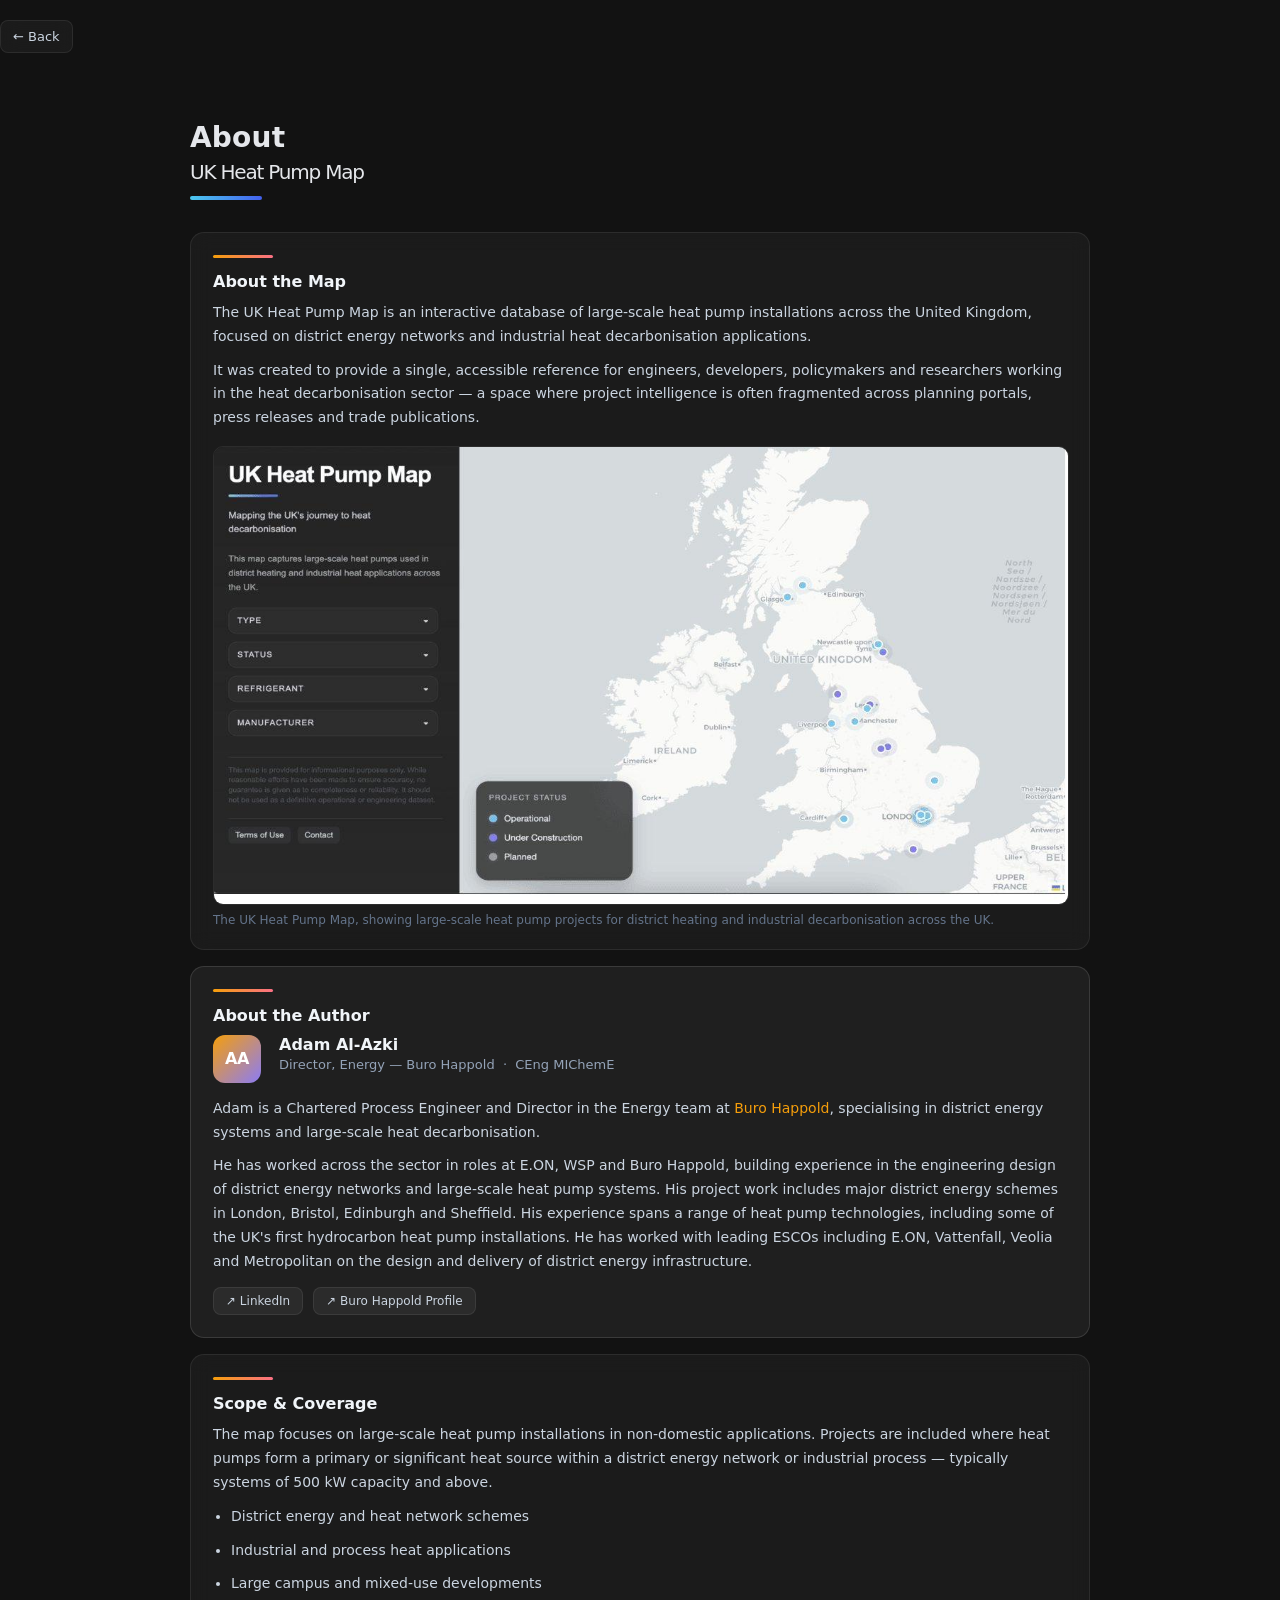
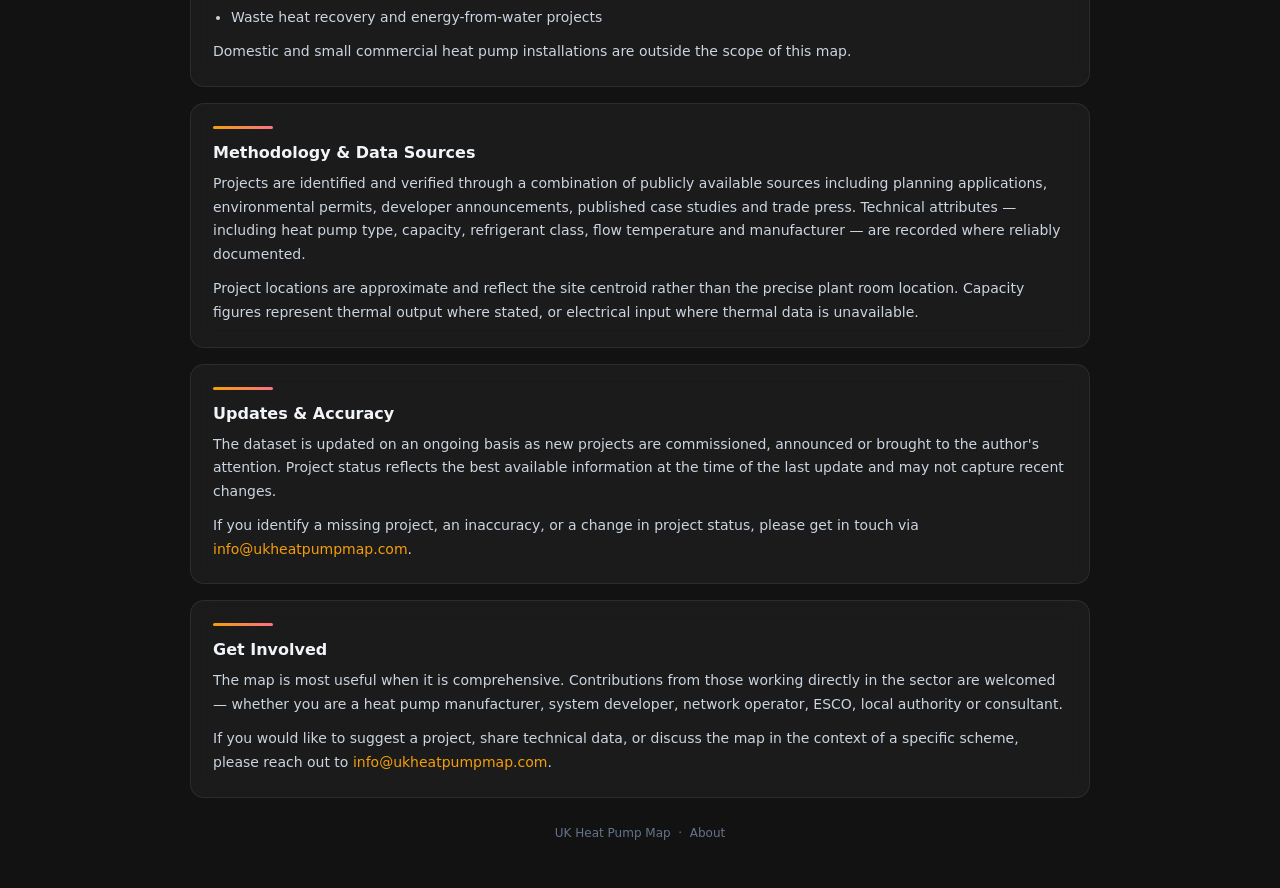
<file: about.html>
<!DOCTYPE html>
<html lang="en">
<head>
  <meta charset="UTF-8" />
  <meta name="viewport" content="width=device-width, initial-scale=1.0"/>
  <title>About | UK Heat Pump Map</title>
  <meta name="description" content="Learn about the UK Heat Pump Map, an interactive resource tracking large-scale heat pump projects for district heating and industrial decarbonisation across the UK." />

  <link rel="icon" type="image/svg+xml" href="favicon.svg">
  <link rel="icon" type="image/png" href="favicon.png">
  <link rel="shortcut icon" href="favicon.png">
  <link rel="apple-touch-icon" href="favicon.png">
  <link rel="canonical" href="https://www.ukheatpumpmap.com/about.html" />
  <meta property="og:title" content="About | UK Heat Pump Map" />
  <meta property="og:description" content="Learn about the UK Heat Pump Map, an interactive resource tracking large-scale heat pump projects for district energy and industrial decarbonisation across the UK." />
  <meta property="og:url" content="https://www.ukheatpumpmap.com/about.html" />
  <meta property="og:type" content="website" />
  <link rel="stylesheet" href="style.css" />

  <script type="application/ld+json">
  {
    "@context": "https://schema.org",
    "@type": "ImageObject",
    "contentUrl": "https://www.ukheatpumpmap.com/uk-heat-pump-map-screenshot.jpg",
    "url": "https://www.ukheatpumpmap.com/uk-heat-pump-map-screenshot.jpg",
    "name": "UK Heat Pump Map screenshot",
    "description": "Interactive map of UK large-scale heat pump projects, showing district heating and industrial decarbonisation installations plotted across the United Kingdom",
    "width": 1204,
    "height": 644,
    "representativeOfPage": true
  }
  </script>

  <style>
    body {
      margin: 0;
      font-family: system-ui, -apple-system, Segoe UI, Roboto, Arial, sans-serif;
      background: #121212;
      color: #e5e7eb;
    }

    .page {
      max-width: 900px;
      margin: 0 auto;
      padding: 48px 24px;
    }

    /* HEADER */
    .header {
      margin-bottom: 32px;
    }

    .title {
      font-size: 28px;
      font-weight: 600;
      letter-spacing: 0.2px;
      margin-bottom: 8px;
    }

    .subtitle {
      font-size: 14px;
      color: #94a3b8;
    }

    /* CARD */
    .card {
      background: rgba(255, 255, 255, 0.04);
      border: 1px solid rgba(255, 255, 255, 0.08);
      border-radius: 14px;
      padding: 22px 22px;
      margin-bottom: 16px;
      backdrop-filter: blur(10px);
      -webkit-backdrop-filter: blur(10px);
    }

    .card h2 {
      font-size: 16px;
      margin: 0 0 10px 0;
      color: #f1f5f9;
      font-weight: 600;
    }

    .card p,
    .card li {
      font-size: 14px;
      line-height: 1.7;
      color: #cbd5e1;
      margin: 0 0 10px 0;
    }

    .card p:last-child { margin-bottom: 0; }

    ul {
      padding-left: 18px;
      margin: 0;
    }

    ul li {
      margin-bottom: 6px;
    }

    /* ACCENT BAR */
    .accent {
      height: 3px;
      width: 60px;
      background: linear-gradient(90deg, #f59e0b, #fb7185);
      border-radius: 999px;
      margin-bottom: 14px;
    }

    /* AUTHOR CARD — slightly elevated */
    .card-author {
      background: rgba(255, 255, 255, 0.06);
      border-color: rgba(255, 255, 255, 0.12);
    }

    .author-meta {
      display: flex;
      align-items: flex-start;
      gap: 18px;
      margin-bottom: 14px;
    }

    .author-initials {
      width: 48px;
      height: 48px;
      border-radius: 12px;
      background: linear-gradient(135deg, #f59e0b, #8b7cf6);
      display: flex;
      align-items: center;
      justify-content: center;
      font-size: 16px;
      font-weight: 700;
      color: #fff;
      flex-shrink: 0;
      letter-spacing: -0.5px;
    }

    .author-info {
      flex: 1;
    }

    .author-name {
      font-size: 16px;
      font-weight: 600;
      color: #f1f5f9;
      margin: 0 0 3px 0;
    }

    .author-role {
      font-size: 13px;
      color: #94a3b8;
      margin: 0;
    }

    .author-links {
      display: flex;
      gap: 10px;
      margin-top: 14px;
      flex-wrap: wrap;
    }

    .author-link {
      display: inline-flex;
      align-items: center;
      gap: 6px;
      font-size: 12px;
      color: #cbd5e1;
      text-decoration: none;
      padding: 6px 12px;
      border-radius: 8px;
      background: rgba(255,255,255,0.05);
      border: 1px solid rgba(255,255,255,0.08);
      transition: all 0.2s ease;
    }

    .author-link:hover {
      background: rgba(245, 158, 11, 0.12);
      color: #f59e0b;
      border-color: rgba(245, 158, 11, 0.25);
      text-decoration: none;
    }

    /* ESCOs ROW */
    .esco-row {
      display: flex;
      flex-wrap: wrap;
      gap: 8px;
      margin-top: 10px;
    }

    .esco-tag {
      font-size: 12px;
      padding: 4px 10px;
      border-radius: 6px;
      background: rgba(255,255,255,0.05);
      border: 1px solid rgba(255,255,255,0.08);
      color: #94a3b8;
    }

    /* MAP SCREENSHOT */
    .map-screenshot {
      margin: 16px 0 0 0;
    }

    .map-screenshot img {
      display: block;
      width: 100%;
      height: auto;
      border-radius: 10px;
      border: 1px solid rgba(255,255,255,0.08);
    }

    .map-screenshot figcaption {
      font-size: 12px;
      color: #64748b;
      margin-top: 8px;
    }

    /* FOOTER */
    .footer {
      margin-top: 28px;
      font-size: 12px;
      color: #64748b;
      text-align: center;
    }

    a {
      color: #f59e0b;
      text-decoration: none;
    }

    a:hover {
      text-decoration: underline;
    }
  </style>
</head>

<body>

  <a href="javascript:history.back()" class="back-button">← Back</a>

  <div class="page">

    <!-- HEADER -->
    <div class="header">
      <div class="title">About</div>
      <h1 class="terms-title">UK Heat Pump Map</h1>
    </div>

    <!-- ABOUT THE MAP -->
    <div class="card">
      <div class="accent"></div>
      <h2>About the Map</h2>
      <p>
        The UK Heat Pump Map is an interactive database of large-scale heat pump installations
        across the United Kingdom, focused on district energy networks and industrial heat
        decarbonisation applications.
      </p>
      <p>
        It was created to provide a single, accessible reference for engineers, developers,
        policymakers and researchers working in the heat decarbonisation sector — a space where
        project intelligence is often fragmented across planning portals, press releases and
        trade publications.
      </p>
      <figure class="map-screenshot">
        <img
          src="uk-heat-pump-map-screenshot.jpg"
          alt="Interactive map of UK large-scale heat pump projects, showing district heating and industrial decarbonisation installations plotted across the United Kingdom"
          width="1204"
          height="644"
          loading="lazy"
        />
        <figcaption>The UK Heat Pump Map, showing large-scale heat pump projects for district heating and industrial decarbonisation across the UK.</figcaption>
      </figure>
    </div>

    <!-- ABOUT THE AUTHOR -->
    <div class="card card-author">
      <div class="accent"></div>
      <h2>About the Author</h2>

      <div class="author-meta">
        <div class="author-initials">AA</div>
        <div class="author-info">
          <div class="author-name">Adam Al-Azki</div>
          <div class="author-role">Director, Energy — Buro Happold &nbsp;·&nbsp; CEng MIChemE</div>
        </div>
      </div>

      <p>
        Adam is a Chartered Process Engineer and Director in the Energy team at
        <a href="https://www.burohappold.com" target="_blank" rel="noopener">Buro Happold</a>,
        specialising in district energy systems and large-scale heat decarbonisation.
      </p>
      <p>
        He has worked across the sector in roles at E.ON, WSP and Buro Happold, building
        experience in the engineering design of district energy networks and large-scale heat
        pump systems. His project work includes major district energy schemes in London, Bristol, Edinburgh
        and Sheffield. His experience spans a range of heat pump technologies, including some of the UK's
        first hydrocarbon heat pump installations. He has worked with leading
        ESCOs including E.ON, Vattenfall, Veolia and Metropolitan on the design and delivery
        of district energy infrastructure.
      </p>

      <div class="author-links">
        <a href="https://www.linkedin.com/in/adam-al-azki-08b24923/" target="_blank" rel="noopener" class="author-link">
          ↗ LinkedIn
        </a>
        <a href="https://www.burohappold.com/people/adam-al-azki/" target="_blank" rel="noopener" class="author-link">
          ↗ Buro Happold Profile
        </a>
      </div>
    </div>

    <!-- SCOPE & COVERAGE -->
    <div class="card">
      <div class="accent"></div>
      <h2>Scope &amp; Coverage</h2>
      <p>
        The map focuses on large-scale heat pump installations in non-domestic applications.
        Projects are included where heat pumps form a primary or significant heat source within
        a district energy network or industrial process — typically systems of 500 kW capacity
        and above.
      </p>
      <ul>
        <li>District energy and heat network schemes</li>
        <li>Industrial and process heat applications</li>
        <li>Large campus and mixed-use developments</li>
        <li>Waste heat recovery and energy-from-water projects</li>
      </ul>
      <p>
        Domestic and small commercial heat pump installations are outside the scope of this map.
      </p>
    </div>

    <!-- METHODOLOGY -->
    <div class="card">
      <div class="accent"></div>
      <h2>Methodology &amp; Data Sources</h2>
      <p>
        Projects are identified and verified through a combination of publicly available sources
        including planning applications, environmental permits, developer announcements, published
        case studies and trade press. Technical attributes — including heat pump type, capacity,
        refrigerant class, flow temperature and manufacturer — are recorded where reliably
        documented.
      </p>
      <p>
        Project locations are approximate and reflect the site centroid rather than the precise
        plant room location. Capacity figures represent thermal output where stated, or electrical
        input where thermal data is unavailable.
      </p>
    </div>

    <!-- UPDATES & ACCURACY -->
    <div class="card">
      <div class="accent"></div>
      <h2>Updates &amp; Accuracy</h2>
      <p>
        The dataset is updated on an ongoing basis as new projects are commissioned, announced
        or brought to the author's attention. Project status reflects the best available
        information at the time of the last update and may not capture recent changes.
      </p>
      <p>
        If you identify a missing project, an inaccuracy, or a change in project status, please
        get in touch via <a href="mailto:info@ukheatpumpmap.com">info@ukheatpumpmap.com</a>.
      </p>
    </div>

    <!-- GET INVOLVED -->
    <div class="card">
      <div class="accent"></div>
      <h2>Get Involved</h2>
      <p>
        The map is most useful when it is comprehensive. Contributions from those working directly
        in the sector are welcomed — whether you are a heat pump manufacturer, system developer,
        network operator, ESCO, local authority or consultant.
      </p>
      <p>
        If you would like to suggest a project, share technical data, or discuss the map in the
        context of a specific scheme, please reach out to
        <a href="mailto:info@ukheatpumpmap.com">info@ukheatpumpmap.com</a>.
      </p>
    </div>

    <div class="footer">
      UK Heat Pump Map &nbsp;·&nbsp; About
    </div>

  </div>

</body>
</html>
</file>
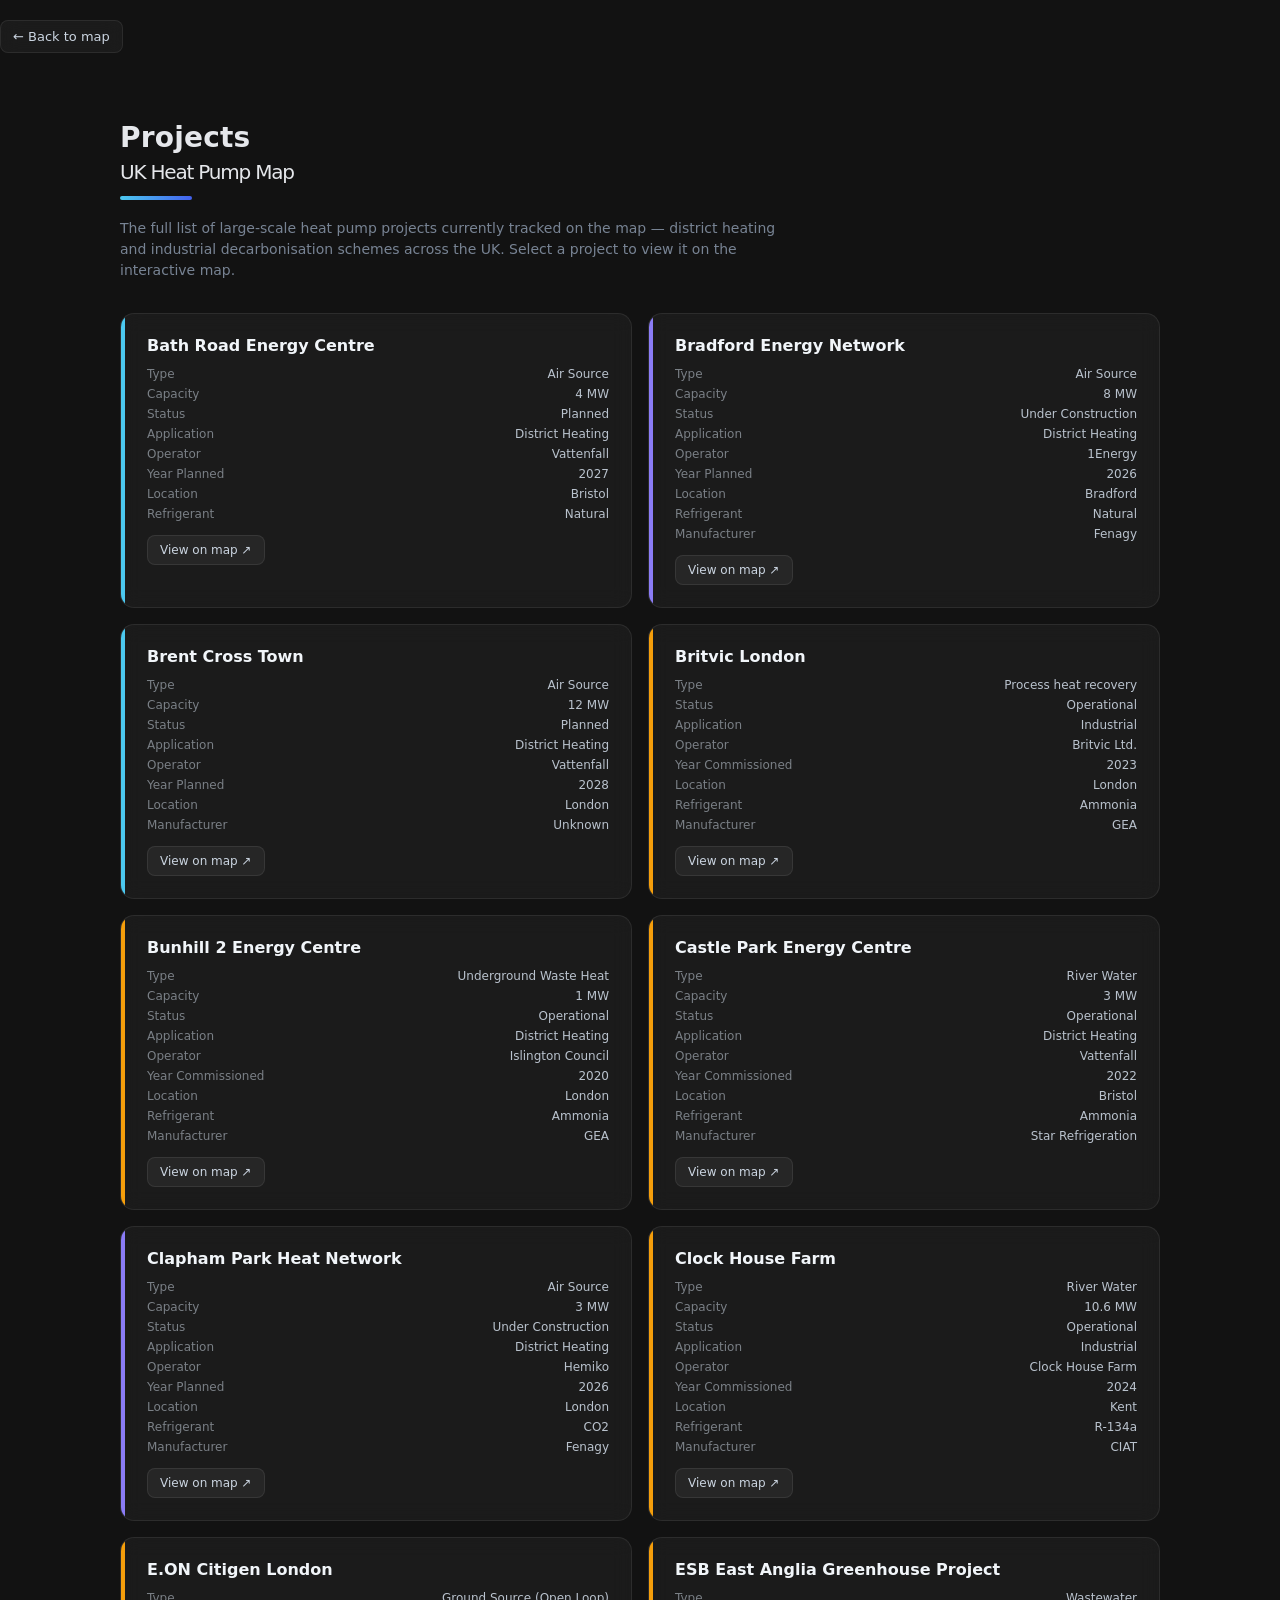
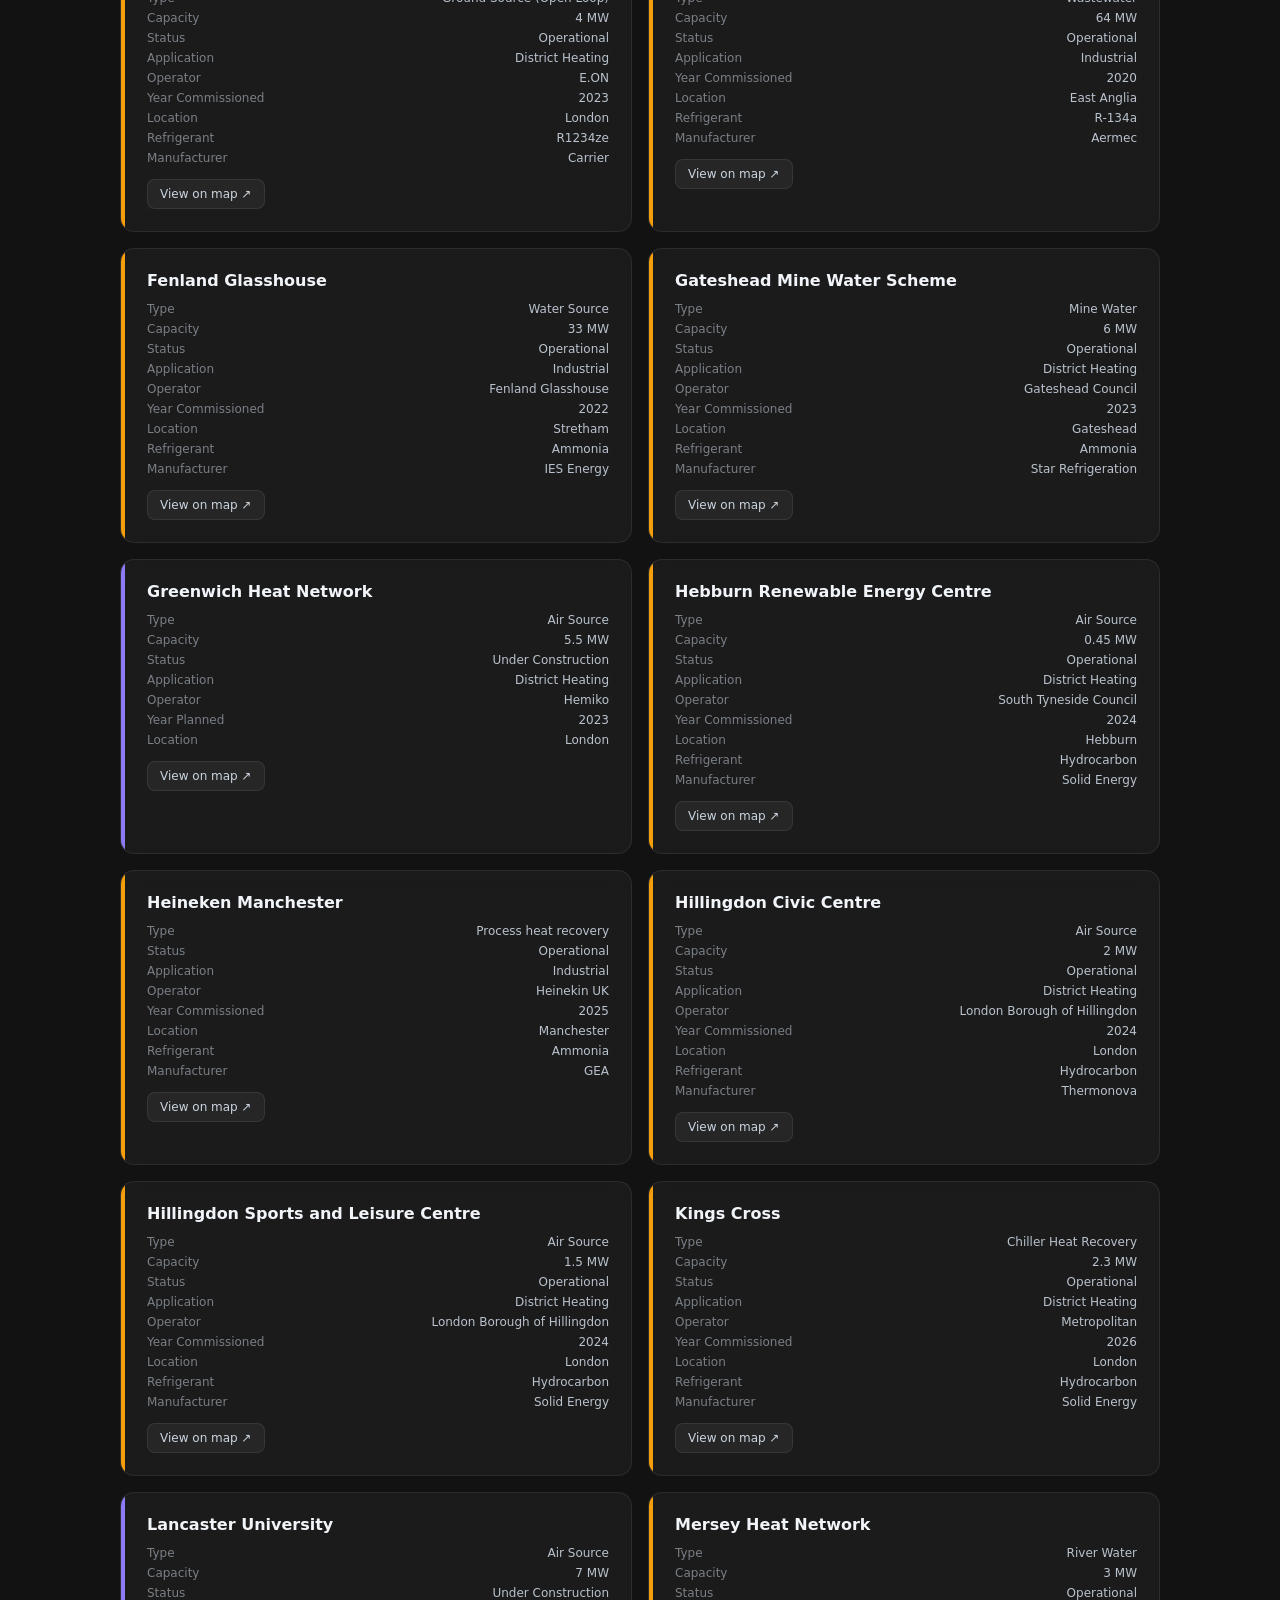
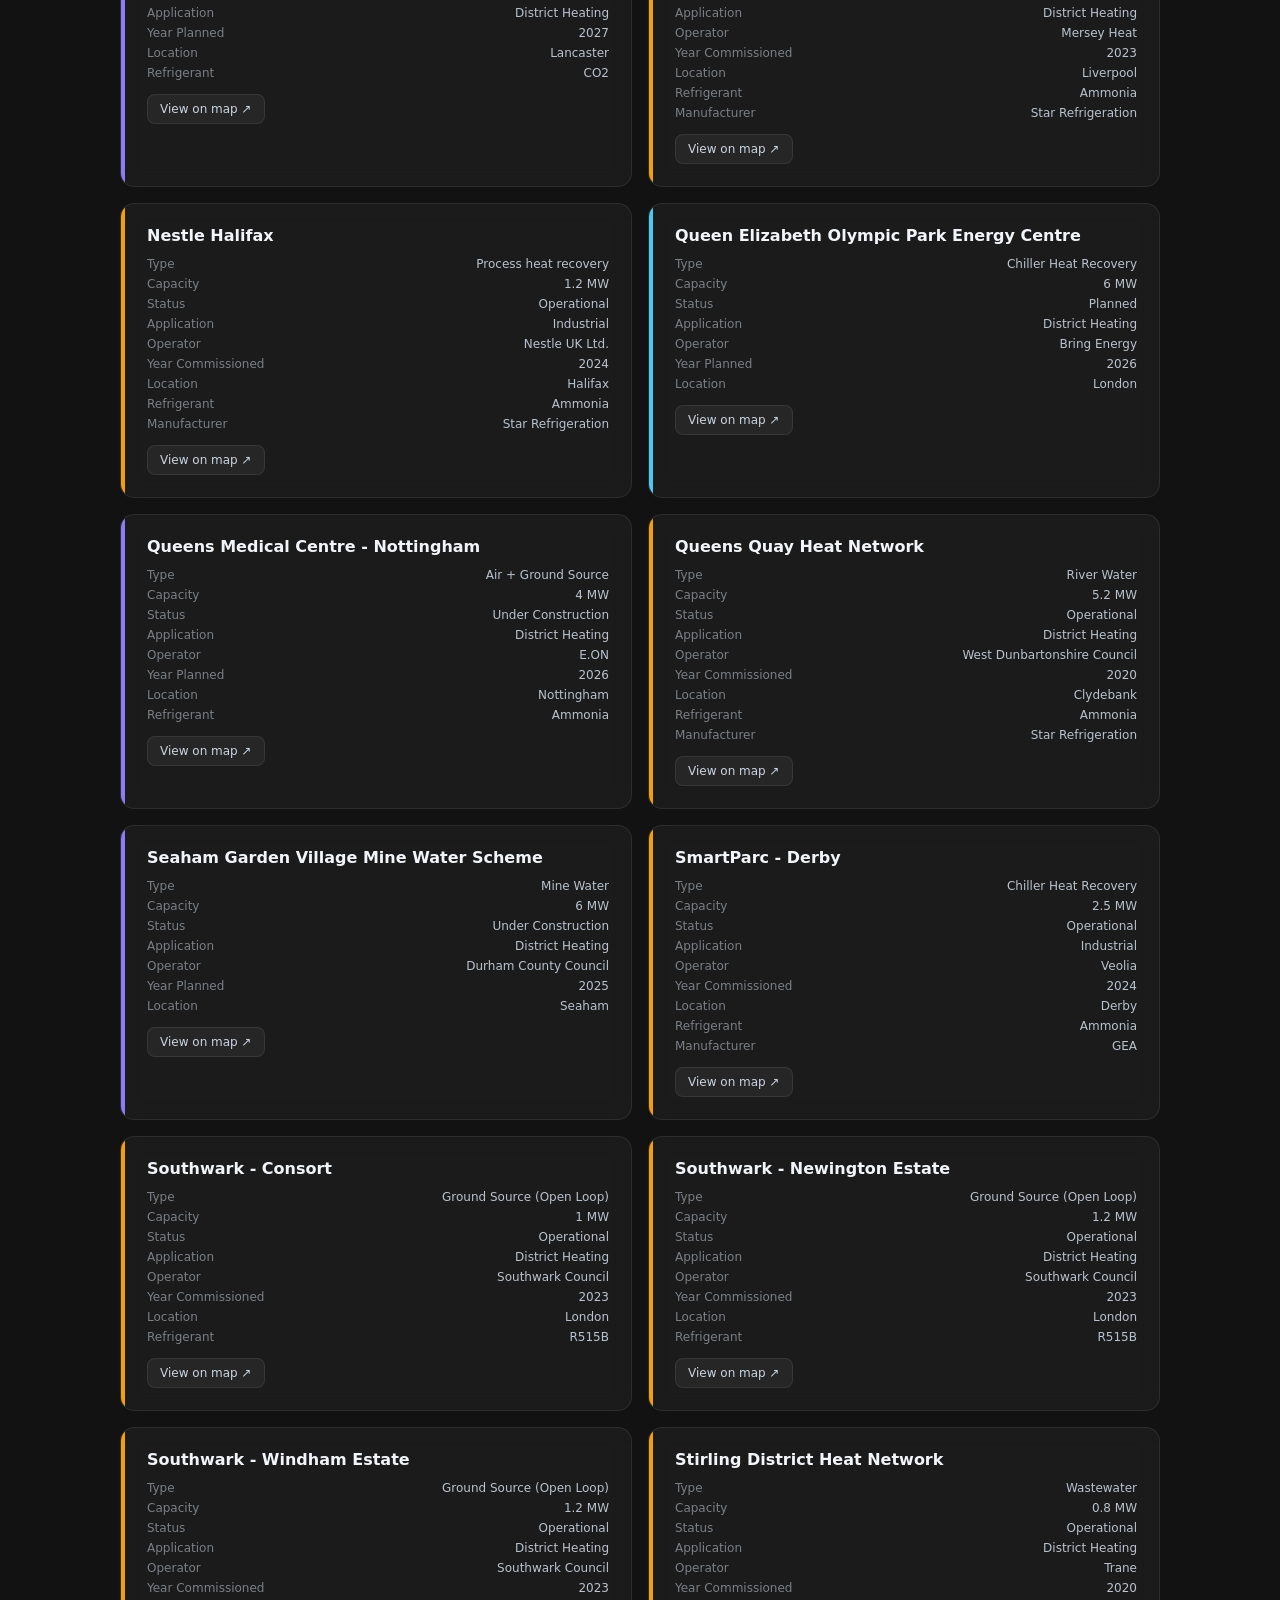
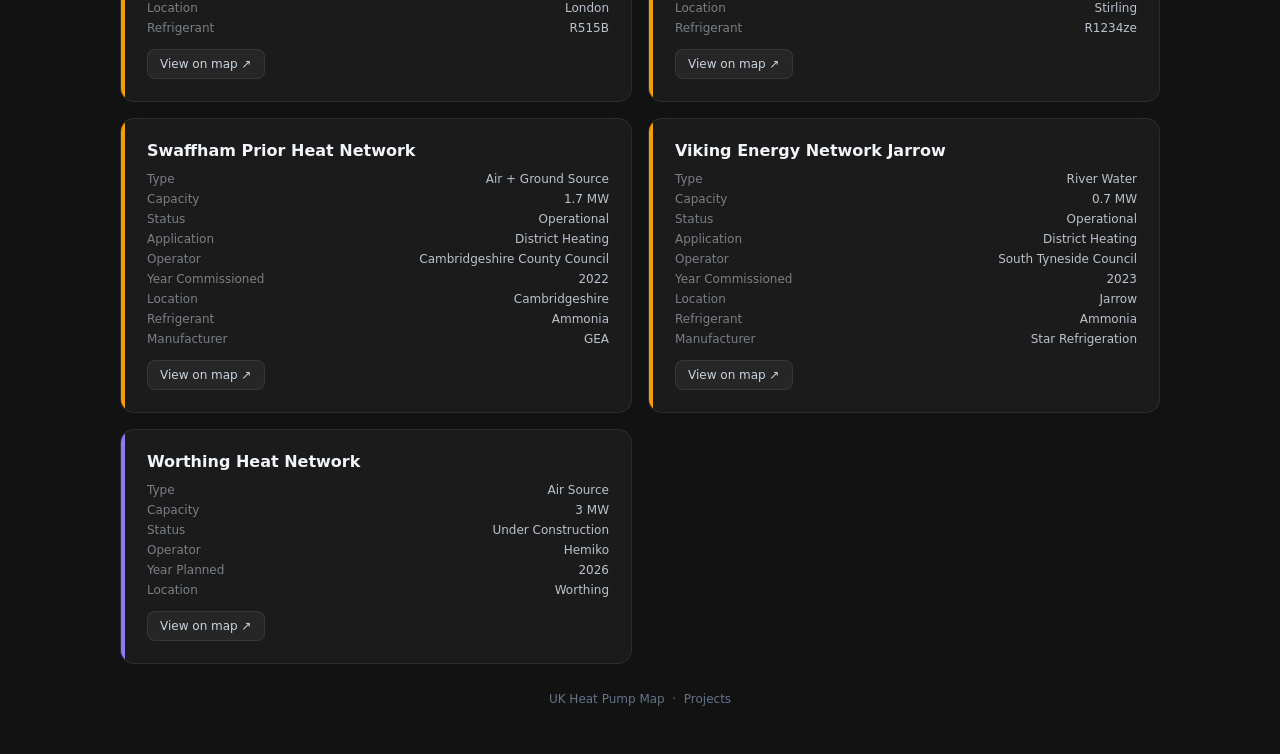
<file: projects.html>
<!DOCTYPE html>
<html lang="en">
<head>
  <meta charset="UTF-8" />
  <meta name="viewport" content="width=device-width, initial-scale=1.0"/>
  <title>Projects | UK Heat Pump Map</title>
  <meta name="description" content="Full list of large-scale heat pump installations tracked by the UK Heat Pump Map, covering district heating and industrial decarbonisation projects across the UK." />

  <link rel="icon" type="image/svg+xml" href="favicon.svg">
  <link rel="icon" type="image/png" href="favicon.png">
  <link rel="shortcut icon" href="favicon.png">
  <link rel="apple-touch-icon" href="favicon.png">
  <link rel="canonical" href="https://www.ukheatpumpmap.com/projects.html" />
  <meta property="og:title" content="Projects | UK Heat Pump Map" />
  <meta property="og:description" content="Full list of large-scale heat pump installations tracked by the UK Heat Pump Map, covering district heating and industrial decarbonisation projects across the UK." />
  <meta property="og:url" content="https://www.ukheatpumpmap.com/projects.html" />
  <meta property="og:type" content="website" />
  <link rel="stylesheet" href="style.css" />

  <!-- Structured data: lets search engines associate individual project names with this page -->
  <script type="application/ld+json">
{
  "@context": "https://schema.org",
  "@type": "ItemList",
  "name": "UK Large-Scale Heat Pump Projects",
  "description": "A list of large-scale heat pump installations across the UK for district heating and industrial decarbonisation, tracked by the UK Heat Pump Map.",
  "numberOfItems": 33,
  "itemListElement": [
    {
      "@type": "ListItem",
      "position": 1,
      "item": {
        "@type": "Place",
        "name": "Bath Road Energy Centre",
        "url": "https://www.ukheatpumpmap.com/?project=bath-road-energy-centre",
        "address": "Bristol",
        "geo": {
          "@type": "GeoCoordinates",
          "latitude": 51.445597,
          "longitude": -2.579524
        }
      }
    },
    {
      "@type": "ListItem",
      "position": 2,
      "item": {
        "@type": "Place",
        "name": "Bradford Energy Network",
        "url": "https://www.ukheatpumpmap.com/?project=bradford-energy-network",
        "address": "Bradford",
        "geo": {
          "@type": "GeoCoordinates",
          "latitude": 53.79521501,
          "longitude": -1.765408825
        }
      }
    },
    {
      "@type": "ListItem",
      "position": 3,
      "item": {
        "@type": "Place",
        "name": "Brent Cross Town",
        "url": "https://www.ukheatpumpmap.com/?project=brent-cross-town",
        "address": "London",
        "geo": {
          "@type": "GeoCoordinates",
          "latitude": 51.571208,
          "longitude": -0.22886
        }
      }
    },
    {
      "@type": "ListItem",
      "position": 4,
      "item": {
        "@type": "Place",
        "name": "Britvic London",
        "url": "https://www.ukheatpumpmap.com/?project=britvic-london",
        "address": "London",
        "geo": {
          "@type": "GeoCoordinates",
          "latitude": 51.51743271,
          "longitude": 0.068946544
        }
      }
    },
    {
      "@type": "ListItem",
      "position": 5,
      "item": {
        "@type": "Place",
        "name": "Bunhill 2 Energy Centre",
        "url": "https://www.ukheatpumpmap.com/?project=bunhill-2-energy-centre",
        "address": "London",
        "geo": {
          "@type": "GeoCoordinates",
          "latitude": 51.52959756,
          "longitude": -0.097737115
        }
      }
    },
    {
      "@type": "ListItem",
      "position": 6,
      "item": {
        "@type": "Place",
        "name": "Castle Park Energy Centre",
        "url": "https://www.ukheatpumpmap.com/?project=castle-park-energy-centre",
        "address": "Bristol",
        "geo": {
          "@type": "GeoCoordinates",
          "latitude": 51.455104,
          "longitude": -2.58796
        }
      }
    },
    {
      "@type": "ListItem",
      "position": 7,
      "item": {
        "@type": "Place",
        "name": "Clapham Park Heat Network",
        "url": "https://www.ukheatpumpmap.com/?project=clapham-park-heat-network",
        "address": "London",
        "geo": {
          "@type": "GeoCoordinates",
          "latitude": 51.44981235,
          "longitude": -0.1345792
        }
      }
    },
    {
      "@type": "ListItem",
      "position": 8,
      "item": {
        "@type": "Place",
        "name": "Clock House Farm",
        "url": "https://www.ukheatpumpmap.com/?project=clock-house-farm",
        "address": "Kent",
        "geo": {
          "@type": "GeoCoordinates",
          "latitude": 51.22886077,
          "longitude": 0.499651257
        }
      }
    },
    {
      "@type": "ListItem",
      "position": 9,
      "item": {
        "@type": "Place",
        "name": "E.ON Citigen London",
        "url": "https://www.ukheatpumpmap.com/?project=e-on-citigen-london",
        "address": "London",
        "geo": {
          "@type": "GeoCoordinates",
          "latitude": 51.51913334,
          "longitude": -0.103893396
        }
      }
    },
    {
      "@type": "ListItem",
      "position": 10,
      "item": {
        "@type": "Place",
        "name": "ESB East Anglia Greenhouse Project",
        "url": "https://www.ukheatpumpmap.com/?project=esb-east-anglia-greenhouse-project",
        "address": "East Anglia",
        "geo": {
          "@type": "GeoCoordinates",
          "latitude": 52.63046665,
          "longitude": 1.294907832
        }
      }
    },
    {
      "@type": "ListItem",
      "position": 11,
      "item": {
        "@type": "Place",
        "name": "Fenland Glasshouse",
        "url": "https://www.ukheatpumpmap.com/?project=fenland-glasshouse",
        "address": "Stretham",
        "geo": {
          "@type": "GeoCoordinates",
          "latitude": 52.32200451,
          "longitude": 0.203083024
        }
      }
    },
    {
      "@type": "ListItem",
      "position": 12,
      "item": {
        "@type": "Place",
        "name": "Gateshead Mine Water Scheme",
        "url": "https://www.ukheatpumpmap.com/?project=gateshead-mine-water-scheme",
        "address": "Gateshead",
        "geo": {
          "@type": "GeoCoordinates",
          "latitude": 54.96459301,
          "longitude": -1.591824329
        }
      }
    },
    {
      "@type": "ListItem",
      "position": 13,
      "item": {
        "@type": "Place",
        "name": "Greenwich Heat Network",
        "url": "https://www.ukheatpumpmap.com/?project=greenwich-heat-network",
        "address": "London",
        "geo": {
          "@type": "GeoCoordinates",
          "latitude": 51.49372504,
          "longitude": 0.007813577
        }
      }
    },
    {
      "@type": "ListItem",
      "position": 14,
      "item": {
        "@type": "Place",
        "name": "Hebburn Renewable Energy Centre",
        "url": "https://www.ukheatpumpmap.com/?project=hebburn-renewable-energy-centre",
        "address": "Hebburn",
        "geo": {
          "@type": "GeoCoordinates",
          "latitude": 54.97219509,
          "longitude": -1.519137802
        }
      }
    },
    {
      "@type": "ListItem",
      "position": 15,
      "item": {
        "@type": "Place",
        "name": "Heineken Manchester",
        "url": "https://www.ukheatpumpmap.com/?project=heineken-manchester",
        "address": "Manchester",
        "geo": {
          "@type": "GeoCoordinates",
          "latitude": 53.46137216,
          "longitude": -2.243025893
        }
      }
    },
    {
      "@type": "ListItem",
      "position": 16,
      "item": {
        "@type": "Place",
        "name": "Hillingdon Civic Centre",
        "url": "https://www.ukheatpumpmap.com/?project=hillingdon-civic-centre",
        "address": "London",
        "geo": {
          "@type": "GeoCoordinates",
          "latitude": 51.54423301,
          "longitude": -0.475993289
        }
      }
    },
    {
      "@type": "ListItem",
      "position": 17,
      "item": {
        "@type": "Place",
        "name": "Hillingdon Sports and Leisure Centre",
        "url": "https://www.ukheatpumpmap.com/?project=hillingdon-sports-and-leisure-centre",
        "address": "London",
        "geo": {
          "@type": "GeoCoordinates",
          "latitude": 51.55146465,
          "longitude": -0.46811698
        }
      }
    },
    {
      "@type": "ListItem",
      "position": 18,
      "item": {
        "@type": "Place",
        "name": "Kings Cross",
        "url": "https://www.ukheatpumpmap.com/?project=kings-cross",
        "address": "London",
        "geo": {
          "@type": "GeoCoordinates",
          "latitude": 51.53849117,
          "longitude": -0.128272102
        }
      }
    },
    {
      "@type": "ListItem",
      "position": 19,
      "item": {
        "@type": "Place",
        "name": "Lancaster University",
        "url": "https://www.ukheatpumpmap.com/?project=lancaster-university",
        "address": "Lancaster",
        "geo": {
          "@type": "GeoCoordinates",
          "latitude": 54.00707674,
          "longitude": -2.782624004
        }
      }
    },
    {
      "@type": "ListItem",
      "position": 20,
      "item": {
        "@type": "Place",
        "name": "Mersey Heat Network",
        "url": "https://www.ukheatpumpmap.com/?project=mersey-heat-network",
        "address": "Liverpool",
        "geo": {
          "@type": "GeoCoordinates",
          "latitude": 53.42103097,
          "longitude": -2.994831478
        }
      }
    },
    {
      "@type": "ListItem",
      "position": 21,
      "item": {
        "@type": "Place",
        "name": "Nestle Halifax",
        "url": "https://www.ukheatpumpmap.com/?project=nestle-halifax",
        "address": "Halifax",
        "geo": {
          "@type": "GeoCoordinates",
          "latitude": 53.72057122,
          "longitude": -1.852277733
        }
      }
    },
    {
      "@type": "ListItem",
      "position": 22,
      "item": {
        "@type": "Place",
        "name": "Queen Elizabeth Olympic Park Energy Centre",
        "url": "https://www.ukheatpumpmap.com/?project=queen-elizabeth-olympic-park-energy-centre",
        "address": "London",
        "geo": {
          "@type": "GeoCoordinates",
          "latitude": 51.54398022,
          "longitude": -0.003607705
        }
      }
    },
    {
      "@type": "ListItem",
      "position": 23,
      "item": {
        "@type": "Place",
        "name": "Queens Medical Centre - Nottingham",
        "url": "https://www.ukheatpumpmap.com/?project=queens-medical-centre-nottingham",
        "address": "Nottingham",
        "geo": {
          "@type": "GeoCoordinates",
          "latitude": 52.94562338,
          "longitude": -1.184614961
        }
      }
    },
    {
      "@type": "ListItem",
      "position": 24,
      "item": {
        "@type": "Place",
        "name": "Queens Quay Heat Network",
        "url": "https://www.ukheatpumpmap.com/?project=queens-quay-heat-network",
        "address": "Clydebank",
        "geo": {
          "@type": "GeoCoordinates",
          "latitude": 55.89933843,
          "longitude": -4.404234812
        }
      }
    },
    {
      "@type": "ListItem",
      "position": 25,
      "item": {
        "@type": "Place",
        "name": "Seaham Garden Village Mine Water Scheme",
        "url": "https://www.ukheatpumpmap.com/?project=seaham-garden-village-mine-water-scheme",
        "address": "Seaham",
        "geo": {
          "@type": "GeoCoordinates",
          "latitude": 54.839,
          "longitude": -1.341
        }
      }
    },
    {
      "@type": "ListItem",
      "position": 26,
      "item": {
        "@type": "Place",
        "name": "SmartParc - Derby",
        "url": "https://www.ukheatpumpmap.com/?project=smartparc-derby",
        "address": "Derby",
        "geo": {
          "@type": "GeoCoordinates",
          "latitude": 52.9048673,
          "longitude": -1.406113872
        }
      }
    },
    {
      "@type": "ListItem",
      "position": 27,
      "item": {
        "@type": "Place",
        "name": "Southwark - Consort",
        "url": "https://www.ukheatpumpmap.com/?project=southwark-consort",
        "address": "London",
        "geo": {
          "@type": "GeoCoordinates",
          "latitude": 51.46593286,
          "longitude": -0.063844717
        }
      }
    },
    {
      "@type": "ListItem",
      "position": 28,
      "item": {
        "@type": "Place",
        "name": "Southwark - Newington Estate",
        "url": "https://www.ukheatpumpmap.com/?project=southwark-newington-estate",
        "address": "London",
        "geo": {
          "@type": "GeoCoordinates",
          "latitude": 51.49137505,
          "longitude": -0.099431161
        }
      }
    },
    {
      "@type": "ListItem",
      "position": 29,
      "item": {
        "@type": "Place",
        "name": "Southwark - Windham Estate",
        "url": "https://www.ukheatpumpmap.com/?project=southwark-windham-estate",
        "address": "London",
        "geo": {
          "@type": "GeoCoordinates",
          "latitude": 51.47897864,
          "longitude": -0.098216122
        }
      }
    },
    {
      "@type": "ListItem",
      "position": 30,
      "item": {
        "@type": "Place",
        "name": "Stirling District Heat Network",
        "url": "https://www.ukheatpumpmap.com/?project=stirling-district-heat-network",
        "address": "Stirling",
        "geo": {
          "@type": "GeoCoordinates",
          "latitude": 56.11923504,
          "longitude": -3.918692776
        }
      }
    },
    {
      "@type": "ListItem",
      "position": 31,
      "item": {
        "@type": "Place",
        "name": "Swaffham Prior Heat Network",
        "url": "https://www.ukheatpumpmap.com/?project=swaffham-prior-heat-network",
        "address": "Cambridgeshire",
        "geo": {
          "@type": "GeoCoordinates",
          "latitude": 52.25125741,
          "longitude": 0.3041671
        }
      }
    },
    {
      "@type": "ListItem",
      "position": 32,
      "item": {
        "@type": "Place",
        "name": "Viking Energy Network Jarrow",
        "url": "https://www.ukheatpumpmap.com/?project=viking-energy-network-jarrow",
        "address": "Jarrow",
        "geo": {
          "@type": "GeoCoordinates",
          "latitude": 54.98578831,
          "longitude": -1.504066535
        }
      }
    },
    {
      "@type": "ListItem",
      "position": 33,
      "item": {
        "@type": "Place",
        "name": "Worthing Heat Network",
        "url": "https://www.ukheatpumpmap.com/?project=worthing-heat-network",
        "address": "Worthing",
        "geo": {
          "@type": "GeoCoordinates",
          "latitude": 50.81264717,
          "longitude": -0.368170648
        }
      }
    }
  ]
}
  </script>

  <style>
    body {
      margin: 0;
      font-family: system-ui, -apple-system, Segoe UI, Roboto, Arial, sans-serif;
      background: #121212;
      color: #e5e7eb;
    }

    .page {
      max-width: 1040px;
      margin: 0 auto;
      padding: 48px 24px;
    }

    .header {
      margin-bottom: 32px;
    }

    .title {
      font-size: 28px;
      font-weight: 600;
      letter-spacing: 0.2px;
      margin-bottom: 8px;
    }

    .subtitle {
      font-size: 14px;
      color: #94a3b8;
      max-width: 680px;
    }

    .project-grid {
      display: grid;
      grid-template-columns: repeat(2, minmax(0, 1fr));
      gap: 16px;
    }

    .card {
      background: rgba(255, 255, 255, 0.04);
      border: 1px solid rgba(255, 255, 255, 0.08);
      border-radius: 14px;
      padding: 22px;
      backdrop-filter: blur(10px);
      -webkit-backdrop-filter: blur(10px);
    }

    .project-card {
      position: relative;
      padding-left: 26px;
      overflow: hidden;
    }

    .project-accent {
      position: absolute;
      left: 0;
      top: 0;
      bottom: 0;
      width: 4px;
    }

    .status-operational { background: #f59e0b; }
    .status-under-construction { background: #8b7cf6; }
    .status-planned { background: #4cc9f0; }
    .status-feasibility { background: #64748b; }

    .card h2 {
      font-size: 16px;
      margin: 0 0 12px 0;
      color: #f1f5f9;
      font-weight: 600;
    }

    .project-meta {
      display: grid;
      gap: 6px;
      font-size: 12px;
      margin-bottom: 14px;
      opacity: 0.9;
    }

    .project-meta div {
      display: flex;
      justify-content: space-between;
      gap: 10px;
      color: #cbd5e1;
    }

    .project-meta span:first-child {
      opacity: 0.6;
    }

    .resource-link {
      display: inline-flex;
      align-items: center;
      gap: 6px;
      font-size: 12px;
      color: #cbd5e1;
      text-decoration: none;
      padding: 7px 12px;
      border-radius: 8px;
      background: rgba(255,255,255,0.05);
      border: 1px solid rgba(255,255,255,0.08);
      transition: all 0.2s ease;
    }

    .resource-link:hover {
      background: rgba(76, 201, 240, 0.12);
      color: #4cc9f0;
      border-color: rgba(76, 201, 240, 0.25);
      text-decoration: none;
    }

    .footer {
      margin-top: 28px;
      font-size: 12px;
      color: #64748b;
      text-align: center;
    }

    a {
      color: #4cc9f0;
      text-decoration: none;
    }

    a:hover {
      text-decoration: underline;
    }

    @media (max-width: 760px) {
      .page {
        padding: 36px 18px;
      }

      .project-grid {
        grid-template-columns: 1fr;
      }
    }
  </style>
</head>

<body>
  <a href="/" class="back-button">← Back to map</a>

  <div class="page">
    <div class="header">
      <div class="title">Projects</div>
      <h1 class="terms-title">UK Heat Pump Map</h1>
      <div class="subtitle">
        The full list of large-scale heat pump projects currently tracked on the map — district heating and industrial decarbonisation schemes across the UK. Select a project to view it on the interactive map.
      </div>
    </div>

    <div class="project-grid">
      <div class="card project-card">
        <div class="project-accent status-planned"></div>
        <h2>Bath Road Energy Centre</h2>
        <div class="project-meta">
          <div><span>Type</span><span>Air Source</span></div>
          <div><span>Capacity</span><span>4 MW</span></div>
          <div><span>Status</span><span>Planned</span></div>
          <div><span>Application</span><span>District Heating</span></div>
          <div><span>Operator</span><span>Vattenfall</span></div>
          <div><span>Year Planned</span><span>2027</span></div>
          <div><span>Location</span><span>Bristol</span></div>
          <div><span>Refrigerant</span><span>Natural</span></div>
        </div>
        <a class="resource-link" href="/?project=bath-road-energy-centre">
          View on map ↗
        </a>
      </div>

      <div class="card project-card">
        <div class="project-accent status-under-construction"></div>
        <h2>Bradford Energy Network</h2>
        <div class="project-meta">
          <div><span>Type</span><span>Air Source</span></div>
          <div><span>Capacity</span><span>8 MW</span></div>
          <div><span>Status</span><span>Under Construction</span></div>
          <div><span>Application</span><span>District Heating</span></div>
          <div><span>Operator</span><span>1Energy</span></div>
          <div><span>Year Planned</span><span>2026</span></div>
          <div><span>Location</span><span>Bradford</span></div>
          <div><span>Refrigerant</span><span>Natural</span></div>
          <div><span>Manufacturer</span><span>Fenagy</span></div>
        </div>
        <a class="resource-link" href="/?project=bradford-energy-network">
          View on map ↗
        </a>
      </div>

      <div class="card project-card">
        <div class="project-accent status-planned"></div>
        <h2>Brent Cross Town</h2>
        <div class="project-meta">
          <div><span>Type</span><span>Air Source</span></div>
          <div><span>Capacity</span><span>12 MW</span></div>
          <div><span>Status</span><span>Planned</span></div>
          <div><span>Application</span><span>District Heating</span></div>
          <div><span>Operator</span><span>Vattenfall</span></div>
          <div><span>Year Planned</span><span>2028</span></div>
          <div><span>Location</span><span>London</span></div>
          <div><span>Manufacturer</span><span>Unknown</span></div>
        </div>
        <a class="resource-link" href="/?project=brent-cross-town">
          View on map ↗
        </a>
      </div>

      <div class="card project-card">
        <div class="project-accent status-operational"></div>
        <h2>Britvic London</h2>
        <div class="project-meta">
          <div><span>Type</span><span>Process heat recovery</span></div>
          <div><span>Status</span><span>Operational</span></div>
          <div><span>Application</span><span>Industrial</span></div>
          <div><span>Operator</span><span>Britvic Ltd.</span></div>
          <div><span>Year Commissioned</span><span>2023</span></div>
          <div><span>Location</span><span>London</span></div>
          <div><span>Refrigerant</span><span>Ammonia</span></div>
          <div><span>Manufacturer</span><span>GEA</span></div>
        </div>
        <a class="resource-link" href="/?project=britvic-london">
          View on map ↗
        </a>
      </div>

      <div class="card project-card">
        <div class="project-accent status-operational"></div>
        <h2>Bunhill 2 Energy Centre</h2>
        <div class="project-meta">
          <div><span>Type</span><span>Underground Waste Heat</span></div>
          <div><span>Capacity</span><span>1 MW</span></div>
          <div><span>Status</span><span>Operational</span></div>
          <div><span>Application</span><span>District Heating</span></div>
          <div><span>Operator</span><span>Islington Council</span></div>
          <div><span>Year Commissioned</span><span>2020</span></div>
          <div><span>Location</span><span>London</span></div>
          <div><span>Refrigerant</span><span>Ammonia</span></div>
          <div><span>Manufacturer</span><span>GEA</span></div>
        </div>
        <a class="resource-link" href="/?project=bunhill-2-energy-centre">
          View on map ↗
        </a>
      </div>

      <div class="card project-card">
        <div class="project-accent status-operational"></div>
        <h2>Castle Park Energy Centre</h2>
        <div class="project-meta">
          <div><span>Type</span><span>River Water</span></div>
          <div><span>Capacity</span><span>3 MW</span></div>
          <div><span>Status</span><span>Operational</span></div>
          <div><span>Application</span><span>District Heating</span></div>
          <div><span>Operator</span><span>Vattenfall</span></div>
          <div><span>Year Commissioned</span><span>2022</span></div>
          <div><span>Location</span><span>Bristol</span></div>
          <div><span>Refrigerant</span><span>Ammonia</span></div>
          <div><span>Manufacturer</span><span>Star Refrigeration</span></div>
        </div>
        <a class="resource-link" href="/?project=castle-park-energy-centre">
          View on map ↗
        </a>
      </div>

      <div class="card project-card">
        <div class="project-accent status-under-construction"></div>
        <h2>Clapham Park Heat Network</h2>
        <div class="project-meta">
          <div><span>Type</span><span>Air Source</span></div>
          <div><span>Capacity</span><span>3 MW</span></div>
          <div><span>Status</span><span>Under Construction</span></div>
          <div><span>Application</span><span>District Heating</span></div>
          <div><span>Operator</span><span>Hemiko</span></div>
          <div><span>Year Planned</span><span>2026</span></div>
          <div><span>Location</span><span>London</span></div>
          <div><span>Refrigerant</span><span>CO2</span></div>
          <div><span>Manufacturer</span><span>Fenagy</span></div>
        </div>
        <a class="resource-link" href="/?project=clapham-park-heat-network">
          View on map ↗
        </a>
      </div>

      <div class="card project-card">
        <div class="project-accent status-operational"></div>
        <h2>Clock House Farm</h2>
        <div class="project-meta">
          <div><span>Type</span><span>River Water</span></div>
          <div><span>Capacity</span><span>10.6 MW</span></div>
          <div><span>Status</span><span>Operational</span></div>
          <div><span>Application</span><span>Industrial</span></div>
          <div><span>Operator</span><span>Clock House Farm</span></div>
          <div><span>Year Commissioned</span><span>2024</span></div>
          <div><span>Location</span><span>Kent</span></div>
          <div><span>Refrigerant</span><span>R-134a</span></div>
          <div><span>Manufacturer</span><span>CIAT</span></div>
        </div>
        <a class="resource-link" href="/?project=clock-house-farm">
          View on map ↗
        </a>
      </div>

      <div class="card project-card">
        <div class="project-accent status-operational"></div>
        <h2>E.ON Citigen London</h2>
        <div class="project-meta">
          <div><span>Type</span><span>Ground Source (Open Loop)</span></div>
          <div><span>Capacity</span><span>4 MW</span></div>
          <div><span>Status</span><span>Operational</span></div>
          <div><span>Application</span><span>District Heating</span></div>
          <div><span>Operator</span><span>E.ON</span></div>
          <div><span>Year Commissioned</span><span>2023</span></div>
          <div><span>Location</span><span>London</span></div>
          <div><span>Refrigerant</span><span>R1234ze</span></div>
          <div><span>Manufacturer</span><span>Carrier</span></div>
        </div>
        <a class="resource-link" href="/?project=e-on-citigen-london">
          View on map ↗
        </a>
      </div>

      <div class="card project-card">
        <div class="project-accent status-operational"></div>
        <h2>ESB East Anglia Greenhouse Project</h2>
        <div class="project-meta">
          <div><span>Type</span><span>Wastewater</span></div>
          <div><span>Capacity</span><span>64 MW</span></div>
          <div><span>Status</span><span>Operational</span></div>
          <div><span>Application</span><span>Industrial</span></div>
          <div><span>Year Commissioned</span><span>2020</span></div>
          <div><span>Location</span><span>East Anglia</span></div>
          <div><span>Refrigerant</span><span>R-134a</span></div>
          <div><span>Manufacturer</span><span>Aermec</span></div>
        </div>
        <a class="resource-link" href="/?project=esb-east-anglia-greenhouse-project">
          View on map ↗
        </a>
      </div>

      <div class="card project-card">
        <div class="project-accent status-operational"></div>
        <h2>Fenland Glasshouse</h2>
        <div class="project-meta">
          <div><span>Type</span><span>Water Source</span></div>
          <div><span>Capacity</span><span>33 MW</span></div>
          <div><span>Status</span><span>Operational</span></div>
          <div><span>Application</span><span>Industrial</span></div>
          <div><span>Operator</span><span>Fenland Glasshouse</span></div>
          <div><span>Year Commissioned</span><span>2022</span></div>
          <div><span>Location</span><span>Stretham</span></div>
          <div><span>Refrigerant</span><span>Ammonia</span></div>
          <div><span>Manufacturer</span><span>IES Energy</span></div>
        </div>
        <a class="resource-link" href="/?project=fenland-glasshouse">
          View on map ↗
        </a>
      </div>

      <div class="card project-card">
        <div class="project-accent status-operational"></div>
        <h2>Gateshead Mine Water Scheme</h2>
        <div class="project-meta">
          <div><span>Type</span><span>Mine Water</span></div>
          <div><span>Capacity</span><span>6 MW</span></div>
          <div><span>Status</span><span>Operational</span></div>
          <div><span>Application</span><span>District Heating</span></div>
          <div><span>Operator</span><span>Gateshead Council</span></div>
          <div><span>Year Commissioned</span><span>2023</span></div>
          <div><span>Location</span><span>Gateshead</span></div>
          <div><span>Refrigerant</span><span>Ammonia</span></div>
          <div><span>Manufacturer</span><span>Star Refrigeration</span></div>
        </div>
        <a class="resource-link" href="/?project=gateshead-mine-water-scheme">
          View on map ↗
        </a>
      </div>

      <div class="card project-card">
        <div class="project-accent status-under-construction"></div>
        <h2>Greenwich Heat Network</h2>
        <div class="project-meta">
          <div><span>Type</span><span>Air Source</span></div>
          <div><span>Capacity</span><span>5.5 MW</span></div>
          <div><span>Status</span><span>Under Construction</span></div>
          <div><span>Application</span><span>District Heating</span></div>
          <div><span>Operator</span><span>Hemiko</span></div>
          <div><span>Year Planned</span><span>2023</span></div>
          <div><span>Location</span><span>London</span></div>
        </div>
        <a class="resource-link" href="/?project=greenwich-heat-network">
          View on map ↗
        </a>
      </div>

      <div class="card project-card">
        <div class="project-accent status-operational"></div>
        <h2>Hebburn Renewable Energy Centre</h2>
        <div class="project-meta">
          <div><span>Type</span><span>Air Source</span></div>
          <div><span>Capacity</span><span>0.45 MW</span></div>
          <div><span>Status</span><span>Operational</span></div>
          <div><span>Application</span><span>District Heating</span></div>
          <div><span>Operator</span><span>South Tyneside Council</span></div>
          <div><span>Year Commissioned</span><span>2024</span></div>
          <div><span>Location</span><span>Hebburn</span></div>
          <div><span>Refrigerant</span><span>Hydrocarbon</span></div>
          <div><span>Manufacturer</span><span>Solid Energy</span></div>
        </div>
        <a class="resource-link" href="/?project=hebburn-renewable-energy-centre">
          View on map ↗
        </a>
      </div>

      <div class="card project-card">
        <div class="project-accent status-operational"></div>
        <h2>Heineken Manchester</h2>
        <div class="project-meta">
          <div><span>Type</span><span>Process heat recovery</span></div>
          <div><span>Status</span><span>Operational</span></div>
          <div><span>Application</span><span>Industrial</span></div>
          <div><span>Operator</span><span>Heinekin UK</span></div>
          <div><span>Year Commissioned</span><span>2025</span></div>
          <div><span>Location</span><span>Manchester</span></div>
          <div><span>Refrigerant</span><span>Ammonia</span></div>
          <div><span>Manufacturer</span><span>GEA</span></div>
        </div>
        <a class="resource-link" href="/?project=heineken-manchester">
          View on map ↗
        </a>
      </div>

      <div class="card project-card">
        <div class="project-accent status-operational"></div>
        <h2>Hillingdon Civic Centre</h2>
        <div class="project-meta">
          <div><span>Type</span><span>Air Source</span></div>
          <div><span>Capacity</span><span>2 MW</span></div>
          <div><span>Status</span><span>Operational</span></div>
          <div><span>Application</span><span>District Heating</span></div>
          <div><span>Operator</span><span>London Borough of Hillingdon</span></div>
          <div><span>Year Commissioned</span><span>2024</span></div>
          <div><span>Location</span><span>London</span></div>
          <div><span>Refrigerant</span><span>Hydrocarbon</span></div>
          <div><span>Manufacturer</span><span>Thermonova</span></div>
        </div>
        <a class="resource-link" href="/?project=hillingdon-civic-centre">
          View on map ↗
        </a>
      </div>

      <div class="card project-card">
        <div class="project-accent status-operational"></div>
        <h2>Hillingdon Sports and Leisure Centre</h2>
        <div class="project-meta">
          <div><span>Type</span><span>Air Source</span></div>
          <div><span>Capacity</span><span>1.5 MW</span></div>
          <div><span>Status</span><span>Operational</span></div>
          <div><span>Application</span><span>District Heating</span></div>
          <div><span>Operator</span><span>London Borough of Hillingdon</span></div>
          <div><span>Year Commissioned</span><span>2024</span></div>
          <div><span>Location</span><span>London</span></div>
          <div><span>Refrigerant</span><span>Hydrocarbon</span></div>
          <div><span>Manufacturer</span><span>Solid Energy</span></div>
        </div>
        <a class="resource-link" href="/?project=hillingdon-sports-and-leisure-centre">
          View on map ↗
        </a>
      </div>

      <div class="card project-card">
        <div class="project-accent status-operational"></div>
        <h2>Kings Cross</h2>
        <div class="project-meta">
          <div><span>Type</span><span>Chiller Heat Recovery</span></div>
          <div><span>Capacity</span><span>2.3 MW</span></div>
          <div><span>Status</span><span>Operational</span></div>
          <div><span>Application</span><span>District Heating</span></div>
          <div><span>Operator</span><span>Metropolitan</span></div>
          <div><span>Year Commissioned</span><span>2026</span></div>
          <div><span>Location</span><span>London</span></div>
          <div><span>Refrigerant</span><span>Hydrocarbon</span></div>
          <div><span>Manufacturer</span><span>Solid Energy</span></div>
        </div>
        <a class="resource-link" href="/?project=kings-cross">
          View on map ↗
        </a>
      </div>

      <div class="card project-card">
        <div class="project-accent status-under-construction"></div>
        <h2>Lancaster University</h2>
        <div class="project-meta">
          <div><span>Type</span><span>Air Source</span></div>
          <div><span>Capacity</span><span>7 MW</span></div>
          <div><span>Status</span><span>Under Construction</span></div>
          <div><span>Application</span><span>District Heating</span></div>
          <div><span>Year Planned</span><span>2027</span></div>
          <div><span>Location</span><span>Lancaster</span></div>
          <div><span>Refrigerant</span><span>CO2</span></div>
        </div>
        <a class="resource-link" href="/?project=lancaster-university">
          View on map ↗
        </a>
      </div>

      <div class="card project-card">
        <div class="project-accent status-operational"></div>
        <h2>Mersey Heat Network</h2>
        <div class="project-meta">
          <div><span>Type</span><span>River Water</span></div>
          <div><span>Capacity</span><span>3 MW</span></div>
          <div><span>Status</span><span>Operational</span></div>
          <div><span>Application</span><span>District Heating</span></div>
          <div><span>Operator</span><span>Mersey Heat</span></div>
          <div><span>Year Commissioned</span><span>2023</span></div>
          <div><span>Location</span><span>Liverpool</span></div>
          <div><span>Refrigerant</span><span>Ammonia</span></div>
          <div><span>Manufacturer</span><span>Star Refrigeration</span></div>
        </div>
        <a class="resource-link" href="/?project=mersey-heat-network">
          View on map ↗
        </a>
      </div>

      <div class="card project-card">
        <div class="project-accent status-operational"></div>
        <h2>Nestle Halifax</h2>
        <div class="project-meta">
          <div><span>Type</span><span>Process heat recovery</span></div>
          <div><span>Capacity</span><span>1.2 MW</span></div>
          <div><span>Status</span><span>Operational</span></div>
          <div><span>Application</span><span>Industrial</span></div>
          <div><span>Operator</span><span>Nestle UK Ltd.</span></div>
          <div><span>Year Commissioned</span><span>2024</span></div>
          <div><span>Location</span><span>Halifax</span></div>
          <div><span>Refrigerant</span><span>Ammonia</span></div>
          <div><span>Manufacturer</span><span>Star Refrigeration</span></div>
        </div>
        <a class="resource-link" href="/?project=nestle-halifax">
          View on map ↗
        </a>
      </div>

      <div class="card project-card">
        <div class="project-accent status-planned"></div>
        <h2>Queen Elizabeth Olympic Park Energy Centre</h2>
        <div class="project-meta">
          <div><span>Type</span><span>Chiller Heat Recovery</span></div>
          <div><span>Capacity</span><span>6 MW</span></div>
          <div><span>Status</span><span>Planned</span></div>
          <div><span>Application</span><span>District Heating</span></div>
          <div><span>Operator</span><span>Bring Energy</span></div>
          <div><span>Year Planned</span><span>2026</span></div>
          <div><span>Location</span><span>London</span></div>
        </div>
        <a class="resource-link" href="/?project=queen-elizabeth-olympic-park-energy-centre">
          View on map ↗
        </a>
      </div>

      <div class="card project-card">
        <div class="project-accent status-under-construction"></div>
        <h2>Queens Medical Centre - Nottingham</h2>
        <div class="project-meta">
          <div><span>Type</span><span>Air + Ground Source</span></div>
          <div><span>Capacity</span><span>4 MW</span></div>
          <div><span>Status</span><span>Under Construction</span></div>
          <div><span>Application</span><span>District Heating</span></div>
          <div><span>Operator</span><span>E.ON</span></div>
          <div><span>Year Planned</span><span>2026</span></div>
          <div><span>Location</span><span>Nottingham</span></div>
          <div><span>Refrigerant</span><span>Ammonia</span></div>
        </div>
        <a class="resource-link" href="/?project=queens-medical-centre-nottingham">
          View on map ↗
        </a>
      </div>

      <div class="card project-card">
        <div class="project-accent status-operational"></div>
        <h2>Queens Quay Heat Network</h2>
        <div class="project-meta">
          <div><span>Type</span><span>River Water</span></div>
          <div><span>Capacity</span><span>5.2 MW</span></div>
          <div><span>Status</span><span>Operational</span></div>
          <div><span>Application</span><span>District Heating</span></div>
          <div><span>Operator</span><span>West Dunbartonshire Council</span></div>
          <div><span>Year Commissioned</span><span>2020</span></div>
          <div><span>Location</span><span>Clydebank</span></div>
          <div><span>Refrigerant</span><span>Ammonia</span></div>
          <div><span>Manufacturer</span><span>Star Refrigeration</span></div>
        </div>
        <a class="resource-link" href="/?project=queens-quay-heat-network">
          View on map ↗
        </a>
      </div>

      <div class="card project-card">
        <div class="project-accent status-under-construction"></div>
        <h2>Seaham Garden Village Mine Water Scheme</h2>
        <div class="project-meta">
          <div><span>Type</span><span>Mine Water</span></div>
          <div><span>Capacity</span><span>6 MW</span></div>
          <div><span>Status</span><span>Under Construction</span></div>
          <div><span>Application</span><span>District Heating</span></div>
          <div><span>Operator</span><span>Durham County Council</span></div>
          <div><span>Year Planned</span><span>2025</span></div>
          <div><span>Location</span><span>Seaham</span></div>
        </div>
        <a class="resource-link" href="/?project=seaham-garden-village-mine-water-scheme">
          View on map ↗
        </a>
      </div>

      <div class="card project-card">
        <div class="project-accent status-operational"></div>
        <h2>SmartParc - Derby</h2>
        <div class="project-meta">
          <div><span>Type</span><span>Chiller Heat Recovery</span></div>
          <div><span>Capacity</span><span>2.5 MW</span></div>
          <div><span>Status</span><span>Operational</span></div>
          <div><span>Application</span><span>Industrial</span></div>
          <div><span>Operator</span><span>Veolia</span></div>
          <div><span>Year Commissioned</span><span>2024</span></div>
          <div><span>Location</span><span>Derby</span></div>
          <div><span>Refrigerant</span><span>Ammonia</span></div>
          <div><span>Manufacturer</span><span>GEA</span></div>
        </div>
        <a class="resource-link" href="/?project=smartparc-derby">
          View on map ↗
        </a>
      </div>

      <div class="card project-card">
        <div class="project-accent status-operational"></div>
        <h2>Southwark - Consort</h2>
        <div class="project-meta">
          <div><span>Type</span><span>Ground Source (Open Loop)</span></div>
          <div><span>Capacity</span><span>1 MW</span></div>
          <div><span>Status</span><span>Operational</span></div>
          <div><span>Application</span><span>District Heating</span></div>
          <div><span>Operator</span><span>Southwark Council</span></div>
          <div><span>Year Commissioned</span><span>2023</span></div>
          <div><span>Location</span><span>London</span></div>
          <div><span>Refrigerant</span><span>R515B</span></div>
        </div>
        <a class="resource-link" href="/?project=southwark-consort">
          View on map ↗
        </a>
      </div>

      <div class="card project-card">
        <div class="project-accent status-operational"></div>
        <h2>Southwark - Newington Estate</h2>
        <div class="project-meta">
          <div><span>Type</span><span>Ground Source (Open Loop)</span></div>
          <div><span>Capacity</span><span>1.2 MW</span></div>
          <div><span>Status</span><span>Operational</span></div>
          <div><span>Application</span><span>District Heating</span></div>
          <div><span>Operator</span><span>Southwark Council</span></div>
          <div><span>Year Commissioned</span><span>2023</span></div>
          <div><span>Location</span><span>London</span></div>
          <div><span>Refrigerant</span><span>R515B</span></div>
        </div>
        <a class="resource-link" href="/?project=southwark-newington-estate">
          View on map ↗
        </a>
      </div>

      <div class="card project-card">
        <div class="project-accent status-operational"></div>
        <h2>Southwark - Windham Estate</h2>
        <div class="project-meta">
          <div><span>Type</span><span>Ground Source (Open Loop)</span></div>
          <div><span>Capacity</span><span>1.2 MW</span></div>
          <div><span>Status</span><span>Operational</span></div>
          <div><span>Application</span><span>District Heating</span></div>
          <div><span>Operator</span><span>Southwark Council</span></div>
          <div><span>Year Commissioned</span><span>2023</span></div>
          <div><span>Location</span><span>London</span></div>
          <div><span>Refrigerant</span><span>R515B</span></div>
        </div>
        <a class="resource-link" href="/?project=southwark-windham-estate">
          View on map ↗
        </a>
      </div>

      <div class="card project-card">
        <div class="project-accent status-operational"></div>
        <h2>Stirling District Heat Network</h2>
        <div class="project-meta">
          <div><span>Type</span><span>Wastewater</span></div>
          <div><span>Capacity</span><span>0.8 MW</span></div>
          <div><span>Status</span><span>Operational</span></div>
          <div><span>Application</span><span>District Heating</span></div>
          <div><span>Operator</span><span>Trane</span></div>
          <div><span>Year Commissioned</span><span>2020</span></div>
          <div><span>Location</span><span>Stirling</span></div>
          <div><span>Refrigerant</span><span>R1234ze</span></div>
        </div>
        <a class="resource-link" href="/?project=stirling-district-heat-network">
          View on map ↗
        </a>
      </div>

      <div class="card project-card">
        <div class="project-accent status-operational"></div>
        <h2>Swaffham Prior Heat Network</h2>
        <div class="project-meta">
          <div><span>Type</span><span>Air + Ground Source</span></div>
          <div><span>Capacity</span><span>1.7 MW</span></div>
          <div><span>Status</span><span>Operational</span></div>
          <div><span>Application</span><span>District Heating</span></div>
          <div><span>Operator</span><span>Cambridgeshire County Council</span></div>
          <div><span>Year Commissioned</span><span>2022</span></div>
          <div><span>Location</span><span>Cambridgeshire</span></div>
          <div><span>Refrigerant</span><span>Ammonia</span></div>
          <div><span>Manufacturer</span><span>GEA</span></div>
        </div>
        <a class="resource-link" href="/?project=swaffham-prior-heat-network">
          View on map ↗
        </a>
      </div>

      <div class="card project-card">
        <div class="project-accent status-operational"></div>
        <h2>Viking Energy Network Jarrow</h2>
        <div class="project-meta">
          <div><span>Type</span><span>River Water</span></div>
          <div><span>Capacity</span><span>0.7 MW</span></div>
          <div><span>Status</span><span>Operational</span></div>
          <div><span>Application</span><span>District Heating</span></div>
          <div><span>Operator</span><span>South Tyneside Council</span></div>
          <div><span>Year Commissioned</span><span>2023</span></div>
          <div><span>Location</span><span>Jarrow</span></div>
          <div><span>Refrigerant</span><span>Ammonia</span></div>
          <div><span>Manufacturer</span><span>Star Refrigeration</span></div>
        </div>
        <a class="resource-link" href="/?project=viking-energy-network-jarrow">
          View on map ↗
        </a>
      </div>

      <div class="card project-card">
        <div class="project-accent status-under-construction"></div>
        <h2>Worthing Heat Network</h2>
        <div class="project-meta">
          <div><span>Type</span><span>Air Source</span></div>
          <div><span>Capacity</span><span>3 MW</span></div>
          <div><span>Status</span><span>Under Construction</span></div>
          <div><span>Operator</span><span>Hemiko</span></div>
          <div><span>Year Planned</span><span>2026</span></div>
          <div><span>Location</span><span>Worthing</span></div>
        </div>
        <a class="resource-link" href="/?project=worthing-heat-network">
          View on map ↗
        </a>
      </div>
    </div>

    <div class="footer">
      UK Heat Pump Map &nbsp;·&nbsp; Projects
    </div>
  </div>
</body>
</html>
</file>
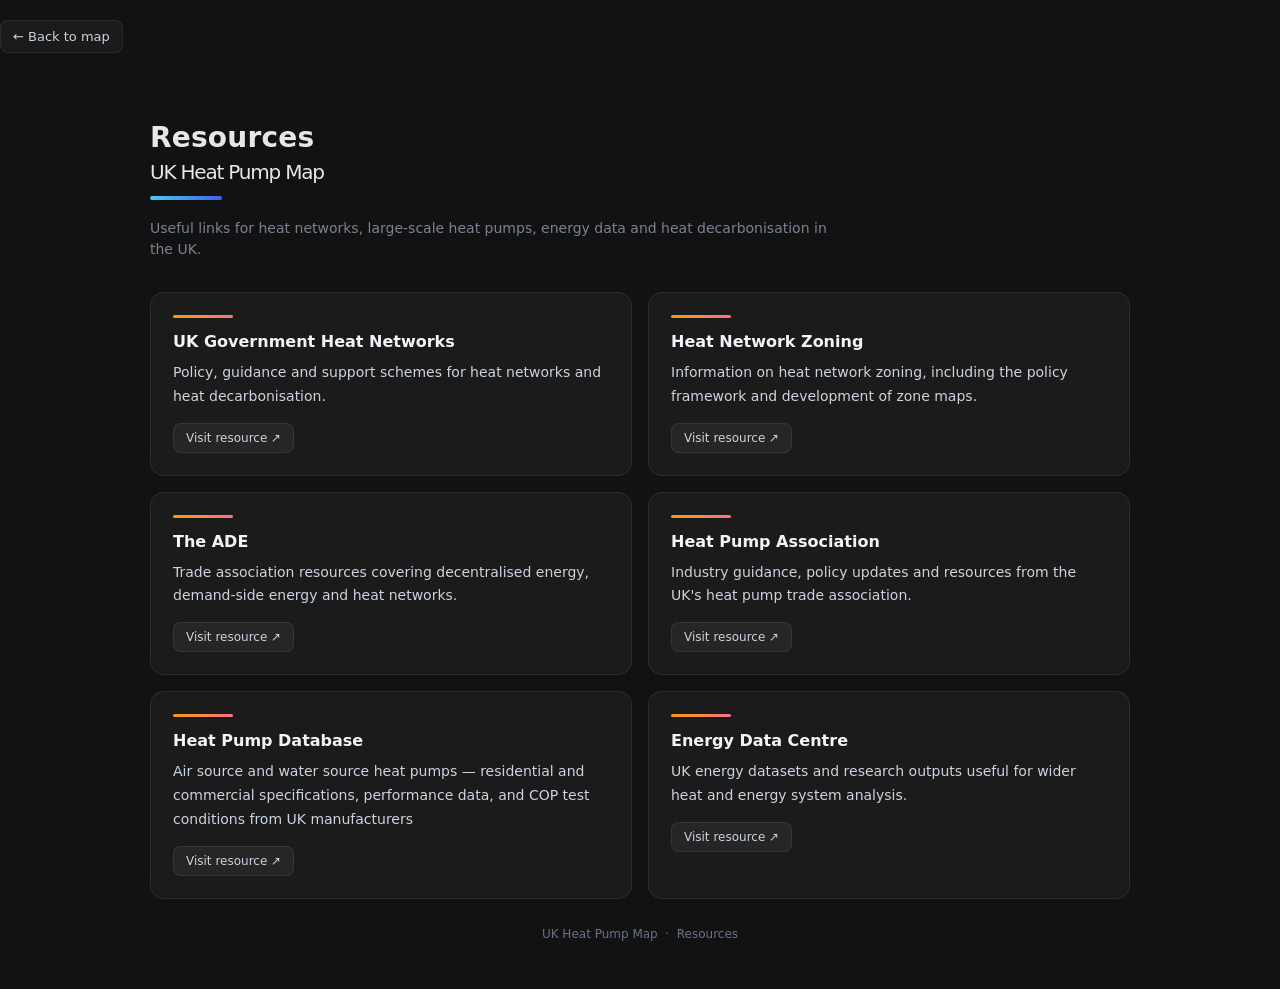
<file: resources.html>
<!DOCTYPE html>
<html lang="en">
<head>
  <meta charset="UTF-8" />
  <meta name="viewport" content="width=device-width, initial-scale=1.0"/>
  <title>Resources | UK Heat Pump Map</title>
  <meta name="description" content="Useful external resources for UK heat networks, large-scale heat pumps, energy data and heat decarbonisation." />

  <link rel="icon" type="image/svg+xml" href="favicon.svg">
  <link rel="icon" type="image/png" href="favicon.png">
  <link rel="shortcut icon" href="favicon.png">
  <link rel="apple-touch-icon" href="favicon.png">
  <link rel="canonical" href="https://www.ukheatpumpmap.com/resources.html" />
  <meta property="og:title" content="Resources | UK Heat Pump Map" />
  <meta property="og:description" content="Useful external resources for UK heat networks, large-scale heat pumps, energy data and heat decarbonisation." />
  <meta property="og:url" content="https://www.ukheatpumpmap.com/resources.html" />
  <meta property="og:type" content="website" />
  <link rel="stylesheet" href="style.css" />

  <style>
    body {
      margin: 0;
      font-family: system-ui, -apple-system, Segoe UI, Roboto, Arial, sans-serif;
      background: #121212;
      color: #e5e7eb;
    }

    .page {
      max-width: 980px;
      margin: 0 auto;
      padding: 48px 24px;
    }

    .header {
      margin-bottom: 32px;
    }

    .title {
      font-size: 28px;
      font-weight: 600;
      letter-spacing: 0.2px;
      margin-bottom: 8px;
    }

    .subtitle {
      font-size: 14px;
      color: #94a3b8;
      max-width: 680px;
    }

    .resource-grid {
      display: grid;
      grid-template-columns: repeat(2, minmax(0, 1fr));
      gap: 16px;
    }

    .card {
      background: rgba(255, 255, 255, 0.04);
      border: 1px solid rgba(255, 255, 255, 0.08);
      border-radius: 14px;
      padding: 22px;
      backdrop-filter: blur(10px);
      -webkit-backdrop-filter: blur(10px);
    }

    .card h2 {
      font-size: 16px;
      margin: 0 0 10px 0;
      color: #f1f5f9;
      font-weight: 600;
    }

    .card p {
      font-size: 14px;
      line-height: 1.7;
      color: #cbd5e1;
      margin: 0 0 14px 0;
    }

    .accent {
      height: 3px;
      width: 60px;
      background: linear-gradient(90deg, #f59e0b, #fb7185);
      border-radius: 999px;
      margin-bottom: 14px;
    }

    .resource-link {
      display: inline-flex;
      align-items: center;
      gap: 6px;
      font-size: 12px;
      color: #cbd5e1;
      text-decoration: none;
      padding: 7px 12px;
      border-radius: 8px;
      background: rgba(255,255,255,0.05);
      border: 1px solid rgba(255,255,255,0.08);
      transition: all 0.2s ease;
    }

    .resource-link:hover {
      background: rgba(76, 201, 240, 0.12);
      color: #4cc9f0;
      border-color: rgba(76, 201, 240, 0.25);
      text-decoration: none;
    }

    .footer {
      margin-top: 28px;
      font-size: 12px;
      color: #64748b;
      text-align: center;
    }

    a {
      color: #4cc9f0;
      text-decoration: none;
    }

    a:hover {
      text-decoration: underline;
    }

    @media (max-width: 760px) {
      .page {
        padding: 36px 18px;
      }

      .resource-grid {
        grid-template-columns: 1fr;
      }
    }
  </style>
</head>

<body>
  <a href="/" class="back-button">← Back to map</a>

  <div class="page">
    <div class="header">
      <div class="title">Resources</div>
      <h1 class="terms-title">UK Heat Pump Map</h1>
      <div class="subtitle">
        Useful links for heat networks, large-scale heat pumps, energy data and heat decarbonisation in the UK.
      </div>
    </div>

    <div class="resource-grid">
      <div class="card">
        <div class="accent"></div>
        <h2>UK Government Heat Networks</h2>
        <p>
          Policy, guidance and support schemes for heat networks and heat decarbonisation.
        </p>
        <a class="resource-link" href="https://www.gov.uk/government/collections/heat-networks" target="_blank" rel="noopener">
          Visit resource ↗
        </a>
      </div>

      <div class="card">
        <div class="accent"></div>
        <h2>Heat Network Zoning</h2>
        <p>
          Information on heat network zoning, including the policy framework and development of zone maps.
        </p>
        <a class="resource-link" href="https://www.gov.uk/government/collections/heat-network-zoning" target="_blank" rel="noopener">
          Visit resource ↗
        </a>
      </div>

      <div class="card">
        <div class="accent"></div>
        <h2>The ADE</h2>
        <p>
          Trade association resources covering decentralised energy, demand-side energy and heat networks.
        </p>
        <a class="resource-link" href="https://www.theade.co.uk/" target="_blank" rel="noopener">
          Visit resource ↗
        </a>
      </div>

      <div class="card">
        <div class="accent"></div>
        <h2>Heat Pump Association</h2>
        <p>
          Industry guidance, policy updates and resources from the UK's heat pump trade association.
        </p>
        <a class="resource-link" href="https://hpauk.org.uk/" target="_blank" rel="noopener">
          Visit resource ↗
        </a>
      </div>

      <div class="card">
        <div class="accent"></div>
        <h2>Heat Pump Database</h2>
        <p>
          Air source and water source heat pumps — residential and commercial specifications, performance data, and COP test conditions from UK manufacturers
        </p>
        <a class="resource-link" href="https://www.heatpumpdatabase.com/" target="_blank" rel="noopener">
          Visit resource ↗
        </a>
      </div>

      <div class="card">
        <div class="accent"></div>
        <h2>Energy Data Centre</h2>
        <p>
          UK energy datasets and research outputs useful for wider heat and energy system analysis.
        </p>
        <a class="resource-link" href="https://ukerc.rl.ac.uk/" target="_blank" rel="noopener">
          Visit resource ↗
        </a>
      </div>
    </div>

    <div class="footer">
      UK Heat Pump Map &nbsp;·&nbsp; Resources
    </div>
  </div>
</body>
</html>
</file>
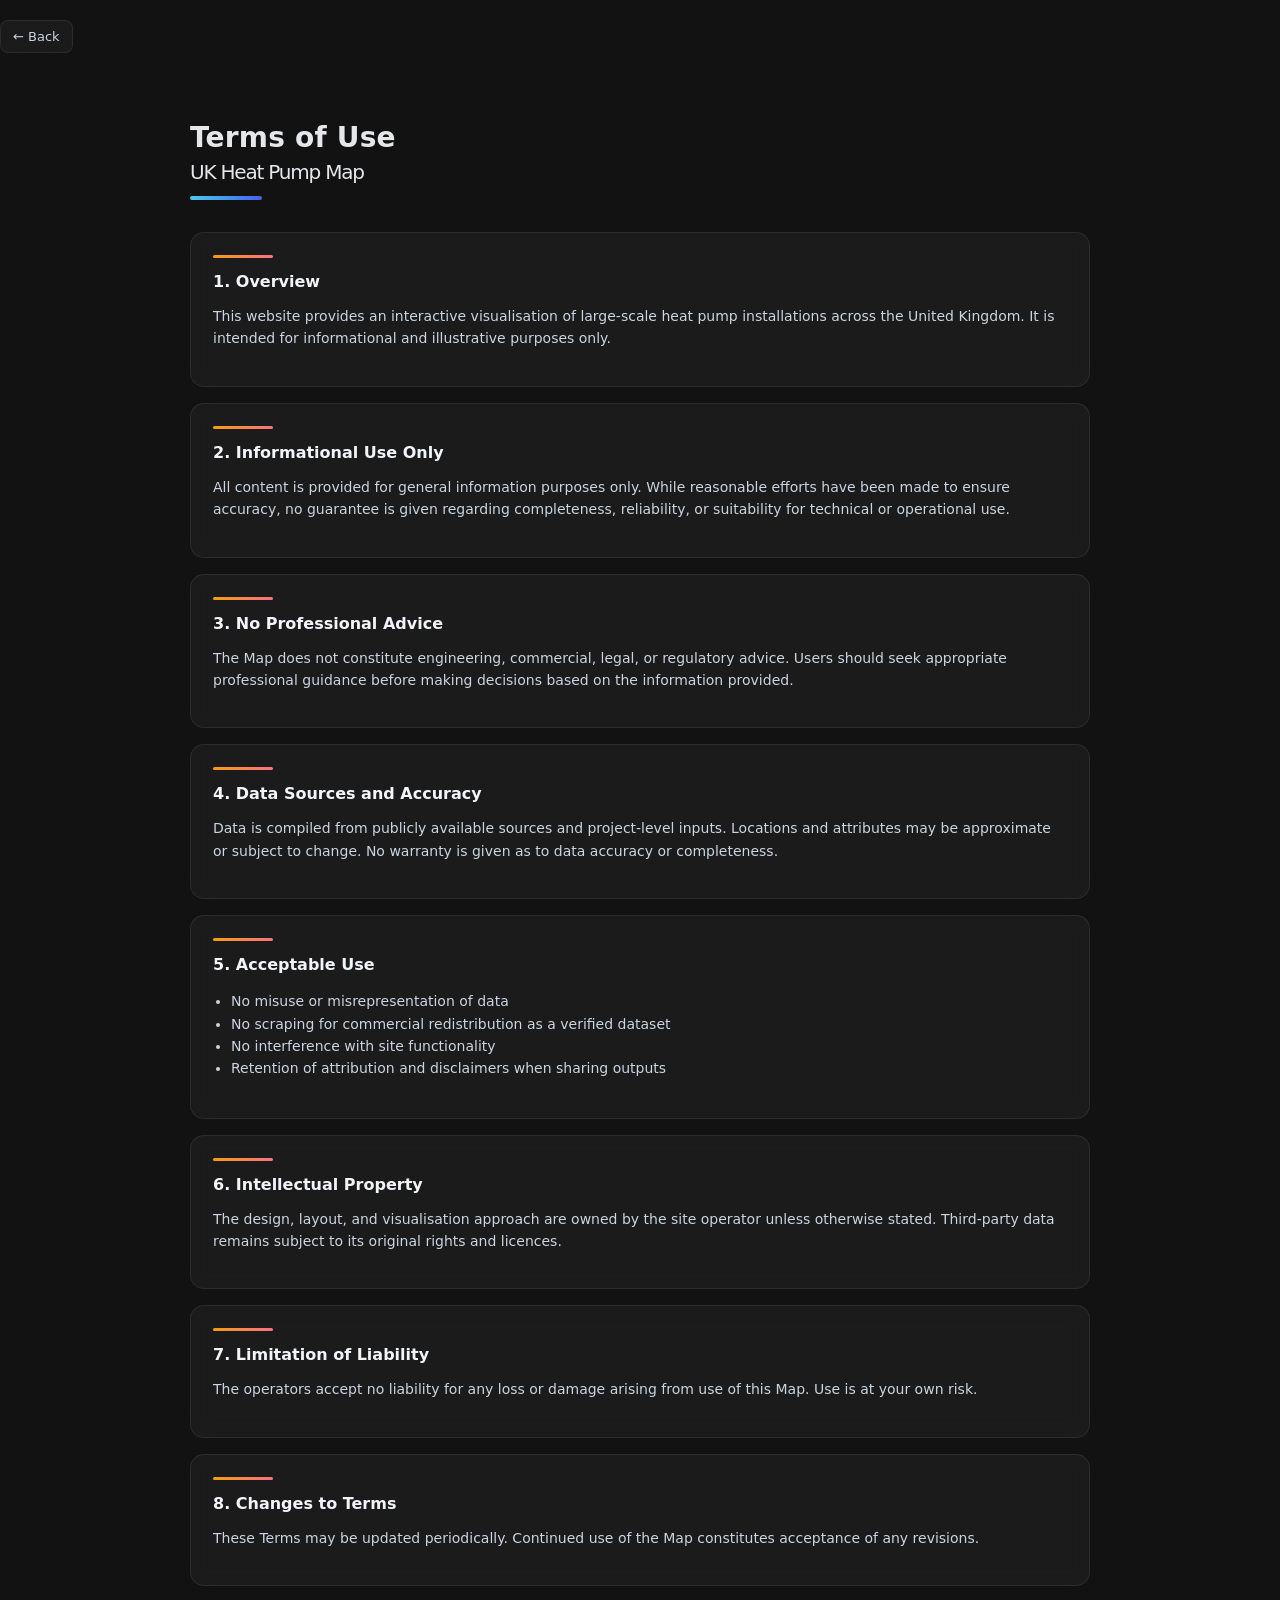
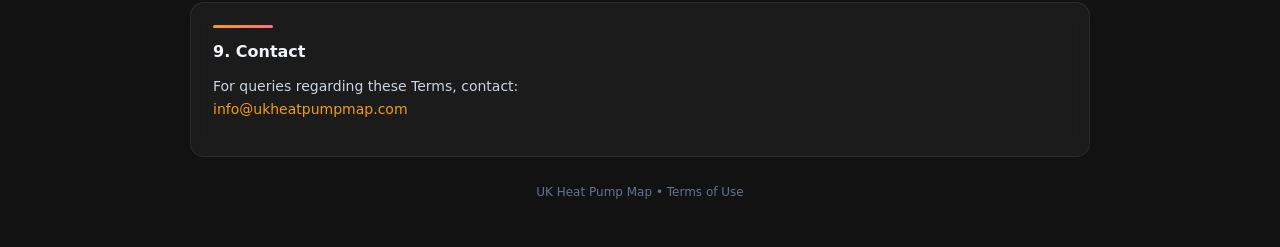
<file: terms.html>
<!DOCTYPE html>
<html lang="en">
<head>
  <meta charset="UTF-8" />
  <meta name="viewport" content="width=device-width, initial-scale=1.0"/>
  <title>Terms of Use | UK Heat Pump Map</title>

  <link rel="icon" type="image/svg+xml" href="favicon.svg">
  <link rel="icon" type="image/png" href="favicon.png">
  <link rel="shortcut icon" href="favicon.png">
  <link rel="apple-touch-icon" href="favicon.png">
  <link rel="canonical" href="https://www.ukheatpumpmap.com/terms.html" />
  <meta name="description" content="Terms of use for the UK Heat Pump Map — an interactive map of large-scale heat pump installations across the UK." />
  <meta property="og:title" content="Terms of Use | UK Heat Pump Map" />
  <meta property="og:description" content="Terms of use for the UK Heat Pump Map." />
  <meta property="og:url" content="https://www.ukheatpumpmap.com/terms.html" />
  <meta property="og:type" content="website" />
  <link rel="stylesheet" href="style.css" />

  <style>
    body {
      margin: 0;
      font-family: system-ui, -apple-system, Segoe UI, Roboto, Arial, sans-serif;
      background: #121212;
      color: #e5e7eb;
    }

    .page {
      max-width: 900px;
      margin: 0 auto;
      padding: 48px 24px;
    }

    /* HEADER */
    .header {
      margin-bottom: 32px;
    }

    .title {
      font-size: 28px;
      font-weight: 600;
      letter-spacing: 0.2px;
      margin-bottom: 8px;
    }

    .subtitle {
      font-size: 14px;
      color: #94a3b8;
    }

    /* CARD STYLE (matches your UI glass feel) */
    .card {
      background: rgba(255, 255, 255, 0.04);
      border: 1px solid rgba(255, 255, 255, 0.08);
      border-radius: 14px;
      padding: 22px 22px;
      margin-bottom: 16px;
      backdrop-filter: blur(10px);
      -webkit-backdrop-filter: blur(10px);
    }

    .card h2 {
      font-size: 16px;
      margin: 0 0 10px 0;
      color: #f1f5f9;
      font-weight: 600;
    }

    .card p,
    .card li {
      font-size: 14px;
      line-height: 1.6;
      color: #cbd5e1;
    }

    ul {
      padding-left: 18px;
    }

    /* ACCENT BAR (matches your marker aesthetic) */
    .accent {
      height: 3px;
      width: 60px;
      background: linear-gradient(90deg, #f59e0b, #fb7185);
      border-radius: 999px;
      margin-bottom: 14px;
    }

    /* FOOTER NOTE */
    .footer {
      margin-top: 28px;
      font-size: 12px;
      color: #64748b;
      text-align: center;
    }

    a {
      color: #f59e0b;
      text-decoration: none;
    }

    a:hover {
      text-decoration: underline;
    }
  </style>
</head>

<body>
<a href="javascript:history.back()" class="back-button">
  ← Back
</a>
  <div class="page">

    <!-- HEADER -->
    <div class="header">
      <div class="title">Terms of Use</div>
      <h1 class="terms-title">UK Heat Pump Map</h1>
    </div>

    <!-- SECTION -->
    <div class="card">
      <div class="accent"></div>
      <h2>1. Overview</h2>
      <p>
        This website provides an interactive visualisation of large-scale heat pump installations across the United Kingdom.
        It is intended for informational and illustrative purposes only.
      </p>
    </div>

    <div class="card">
      <div class="accent"></div>
      <h2>2. Informational Use Only</h2>
      <p>
        All content is provided for general information purposes only. While reasonable efforts have been made to ensure accuracy,
        no guarantee is given regarding completeness, reliability, or suitability for technical or operational use.
      </p>
    </div>

    <div class="card">
      <div class="accent"></div>
      <h2>3. No Professional Advice</h2>
      <p>
        The Map does not constitute engineering, commercial, legal, or regulatory advice. Users should seek appropriate professional
        guidance before making decisions based on the information provided.
      </p>
    </div>

    <div class="card">
      <div class="accent"></div>
      <h2>4. Data Sources and Accuracy</h2>
      <p>
        Data is compiled from publicly available sources and project-level inputs. Locations and attributes may be approximate or subject to change.
        No warranty is given as to data accuracy or completeness.
      </p>
    </div>

    <div class="card">
      <div class="accent"></div>
      <h2>5. Acceptable Use</h2>
      <ul>
        <li>No misuse or misrepresentation of data</li>
        <li>No scraping for commercial redistribution as a verified dataset</li>
        <li>No interference with site functionality</li>
        <li>Retention of attribution and disclaimers when sharing outputs</li>
      </ul>
    </div>

    <div class="card">
      <div class="accent"></div>
      <h2>6. Intellectual Property</h2>
      <p>
        The design, layout, and visualisation approach are owned by the site operator unless otherwise stated.
        Third-party data remains subject to its original rights and licences.
      </p>
    </div>

    <div class="card">
      <div class="accent"></div>
      <h2>7. Limitation of Liability</h2>
      <p>
        The operators accept no liability for any loss or damage arising from use of this Map. Use is at your own risk.
      </p>
    </div>

    <div class="card">
      <div class="accent"></div>
      <h2>8. Changes to Terms</h2>
      <p>
        These Terms may be updated periodically. Continued use of the Map constitutes acceptance of any revisions.
      </p>
    </div>

    <div class="card">
      <div class="accent"></div>
      <h2>9. Contact</h2>
      <p>
        For queries regarding these Terms, contact:
        <br/>
        <a href="mailto:info@ukheatpumpmap.com">info@ukheatpumpmap.com</a>
      </p>
    </div>

    <div class="footer">
      UK Heat Pump Map • Terms of Use
    </div>

  </div>

</body>
</html>
</file>
<file: style.css>
html, body {
  margin: 0;
  height: 100%;
  font-family: Arial, sans-serif;
}

/* Map page only — prevents blank white space on scroll */
body.map-page {
  overflow: hidden;
}

/* LAYOUT */
#app {
  display: flex;
  height: 100vh;
}

/* LEFT PANEL */
#panel {
  width: 360px;

  background:
    linear-gradient(
      180deg,
      rgba(18,18,18,0.92),
      rgba(10,10,10,0.88)
    );

  backdrop-filter: blur(18px);

  color: white;

  padding: 0;

  box-sizing: border-box;

  overflow-y: auto;

  border-right: 1px solid rgba(255,255,255,0.06);

  box-shadow: 6px 0 30px rgba(0,0,0,0.35);
}

.panel-content {
  flex: 1;
  min-width: 0;
  padding: 28px 24px 28px 20px;
  overflow-y: auto;
}

.side-nav {
  width: 56px;
  padding: 18px 8px;
  box-sizing: border-box;
  display: flex;
  flex-direction: column;
  align-items: center;
  gap: 8px;
  border-right: 1px solid rgba(255,255,255,0.07);
  background: rgba(0,0,0,0.18);
  flex-shrink: 0;
}

.side-nav-link {
  position: relative;
  width: 38px;
  height: 38px;
  display: flex;
  align-items: center;
  justify-content: center;
  border-radius: 10px;
  border: 1px solid transparent;
  color: rgba(226,232,240,0.74);
  background: transparent;
  cursor: pointer;
  text-decoration: none;
  transition: background 0.18s ease, border-color 0.18s ease, color 0.18s ease, transform 0.18s ease;
}

.side-nav-link svg {
  width: 19px;
  height: 19px;
  fill: none;
  stroke: currentColor;
  stroke-width: 1.8;
  stroke-linecap: round;
  stroke-linejoin: round;
}

.side-nav-link span {
  position: absolute;
  left: calc(100% + 10px);
  top: 50%;
  transform: translateY(-50%) translateX(-4px);
  opacity: 0;
  pointer-events: none;
  white-space: nowrap;
  padding: 6px 8px;
  border-radius: 8px;
  background: rgba(12,12,12,0.92);
  border: 1px solid rgba(255,255,255,0.1);
  color: #e5e7eb;
  font-size: 12px;
  box-shadow: 0 8px 20px rgba(0,0,0,0.28);
  z-index: 10;
  transition: opacity 0.16s ease, transform 0.16s ease;
}

.side-nav-link:hover,
.side-nav-link:focus-visible,
.side-nav-link.is-active {
  background: rgba(255,255,255,0.07);
  border-color: rgba(255,255,255,0.1);
  color: #ffffff;
}

.side-nav-link.is-active {
  box-shadow: inset 3px 0 0 #4cc9f0;
}

.side-nav-link.search-open {
  background: rgba(76, 201, 240, 0.1);
  border-color: rgba(76, 201, 240, 0.28);
  color: #4cc9f0;
}

.side-nav-link:hover span,
.side-nav-link:focus-visible span {
  opacity: 1;
  transform: translateY(-50%) translateX(0);
}

.side-nav-button {
  font: inherit;
  padding: 0;
}

/* IMPROVED FILTER SCROLL AREA */
#filterContainer {
  margin-top: 20px;

  max-height: calc(100vh - 260px);

  overflow-y: auto;

  padding-right: 6px;
}

/* TYPOGRAPHY */
h1 {
  font-size: 34px;
  line-height: 1;
  margin: 0;
  font-weight: 700;
  letter-spacing: -1.2px;
}

h1::after {
  content: "";
  display: block;
  width: 72px;
  height: 4px;
  margin-top: 14px;
  border-radius: 999px;
  background: linear-gradient(90deg, #4cc9f0, #4361ee);
}

.subtitle {
  font-size: 14px;
  line-height: 1.5;
  opacity: 0.78;
  margin-top: 18px;
  max-width: 280px;
}

.description {
  font-size: 13px;
  line-height: 1.7;
  opacity: 0.72;
  margin-top: 24px;
  color: rgba(255,255,255,0.82);
}

/* SECTION BLOCKS */
.section {
  margin-top: 26px;
  padding: 18px;
  border-radius: 18px;
  background: rgba(255,255,255,0.04);
  border: 1px solid rgba(255,255,255,0.05);
}

.section h3 {
  font-size: 11px;
  text-transform: uppercase;
  letter-spacing: 1.6px;
  opacity: 0.6;
  margin-top: 0;
  margin-bottom: 14px;
}

/* FILTER ACCORDION (NEW) */
.filter-group {
  margin-bottom: 12px;
  border-radius: 12px;
  background: rgba(255,255,255,0.03);
  border: 1px solid rgba(255,255,255,0.05);
  overflow: hidden;
}

.filter-header {
  padding: 12px 12px;
  cursor: pointer;

  display: flex;
  justify-content: space-between;
  align-items: center;

  font-size: 12px;
  letter-spacing: 1px;
  text-transform: uppercase;

  opacity: 0.85;
}

.filter-options {
  display: none;
  padding: 8px 12px 14px 12px;
}

.filter-group.open .filter-options {
  display: block;
}

/* CHECKBOX LABELS */
label {
  display: flex;
  align-items: center;
  gap: 10px;

  font-size: 13px;
  margin-top: 8px;
  cursor: pointer;
  opacity: 0.92;
}

/* MAP */
#map {
  flex: 1;
}

/* DETAIL PANEL */
#detailPanel {
  position: absolute;

  top: 20px;
  right: 20px;
  bottom: 20px;

  width: 380px;

  background: rgba(25, 25, 25, 0.58);

  backdrop-filter: blur(18px);
  -webkit-backdrop-filter: blur(18px);

  border: 1px solid rgba(255,255,255,0.08);

  border-radius: 22px;

  box-shadow:
    0 8px 32px rgba(0,0,0,0.35),
    inset 0 1px 0 rgba(255,255,255,0.05);

  color: white;

  padding: 20px;
  box-sizing: border-box;

  overflow-y: auto;

  z-index: 2000;

  transition: transform 0.35s ease, opacity 0.35s ease;

  opacity: 1;
}

/* DETAIL PANEL STATUS ACCENT BAR */
#detailAccent {
  position: absolute;
  top: 0;
  left: 0;
  right: 0;
  height: 4px;
  border-radius: 22px 22px 0 0;
  transition: background 0.3s ease;
}

/* HIDDEN STATE — detail panel slides right then vanishes */
#detailPanel.hidden {
  transform: translateX(calc(100% + 40px));
  opacity: 0;
  pointer-events: none;
  visibility: hidden;
}

/* Backdrop toggle */
#panelToggle.hidden {
  opacity: 0 !important;
  pointer-events: none !important;
  transform: scale(0.85) !important;
}

/* DETAIL HEADER */
.detailHeader {
  display: flex;
  justify-content: space-between;
  align-items: center;
  gap: 14px;
}

.detailHeader h2 {
  flex: 1;
  margin: 0;
  min-width: 0;
}

.detail-share-btn {
  position: absolute;
  right: 10px;
  bottom: 10px;
  z-index: 2;
  border: 1px solid rgba(255,255,255,0.12);
  border-radius: 999px;
  background: rgba(18,18,18,0.72);
  backdrop-filter: blur(12px);
  -webkit-backdrop-filter: blur(12px);
  color: white;
  cursor: pointer;
  font-size: 12px;
  line-height: 1;
  padding: 8px 10px;
  transition:
    background 0.15s ease,
    border-color 0.15s ease,
    color 0.15s ease;
}

.detail-share-btn:hover,
.detail-share-btn.copied {
  background: rgba(76,201,240,0.16);
  border-color: rgba(76,201,240,0.38);
  color: white;
}

.close-btn {
  background: none;
  border: none;
  color: white;
  cursor: pointer;
  font-size: 18px;
  line-height: 1;
  padding: 6px;
}

#closeBtn {
  background: none;
  border: none;
  color: white;
  font-size: 18px;
  cursor: pointer;
}

/* IMAGE */
.detail-image-wrap {
  position: relative;
  margin-top: 12px;
}

.detail-image-wrap.no-image {
  display: flex;
  justify-content: flex-end;
}

.detail-image-wrap.no-image .detail-share-btn {
  position: static;
}

#detailImage {
  display: block;
  width: 100%;
  border-radius: 8px;
}

/* DETAIL GRID SECTION LABELS */
.detailGridLabel {
  font-size: 10px;
  text-transform: uppercase;
  letter-spacing: 1.4px;
  opacity: 0.45;
  margin-top: 16px;
  margin-bottom: 6px;
}

/* CLUSTER MARKERS */
.marker-cluster-small,
.marker-cluster-medium,
.marker-cluster-large {
  background-color: rgba(18, 18, 18, 0.5) !important;
}

.marker-cluster-small div,
.marker-cluster-medium div,
.marker-cluster-large div {
  background-color: rgba(18, 18, 18, 0.85) !important;
  color: #fff !important;
  font-weight: 700;
  font-size: 13px;
}

/* DETAIL GRID */
.detailGrid {
  display: grid;
  grid-template-columns: 1fr 1fr;
  gap: 10px;
  margin-top: 12px;
}

.detailGrid div {
  background: rgba(255,255,255,0.05);
  padding: 10px;
  border-radius: 8px;
}

input[type="checkbox"] {
  accent-color: #4cc9f0;
}

/* LEGEND */
#legend {
  position: absolute;
  bottom: 20px;
  left: 24px;
  z-index: 1500;
  border-radius: 18px;
  background: rgba(18,18,18,0.72);
  backdrop-filter: blur(18px);
  -webkit-backdrop-filter: blur(18px);
  border: 1px solid rgba(255,255,255,0.08);
  box-shadow: 0 8px 24px rgba(0,0,0,0.18);
  color: white;
  overflow: hidden;
}

/* COLLAPSED STATE */
#legendCollapsed {
  display: flex;
  flex-direction: column;
  gap: 8px;
  padding: 14px 36px 12px 14px;
  position: relative;
}

#legendExpanded {
  display: none;
}

.legend-status-row {
  display: flex;
  align-items: center;
  gap: 8px;
  font-size: 12px;
  opacity: 0.92;
  white-space: nowrap;
}

.legend-label { font-size: 12px; }

/* EXPAND ARROW */
#legendExpand {
  position: absolute;
  right: 8px;
  top: 50%;
  transform: translateY(-50%);
  background: none;
  border: none;
  color: rgba(255,255,255,0.4);
  font-size: 18px;
  line-height: 1;
  cursor: pointer;
  padding: 4px 2px;
  transition: color 0.15s ease;
}
#legendExpand:hover { color: rgba(255,255,255,0.85); }

/* EXPANDED STATE */
#legend.legend-open #legendCollapsed { display: none; }
#legend.legend-open #legendExpanded {
  display: block;
  padding: 14px 14px 10px 14px;
}

.legend-data-header,
.legend-data-row,
.legend-data-total {
  display: grid;
  grid-template-columns: 14px minmax(126px, 1fr) 34px 40px;
  gap: 0 8px;
  align-items: center;
}

.legend-data-header {
  margin-bottom: 8px;
  padding-bottom: 6px;
  border-bottom: 1px solid rgba(255,255,255,0.08);
}

.legend-data-col-head {
  font-size: 10px;
  text-transform: uppercase;
  letter-spacing: 0.8px;
  opacity: 0.5;
  text-align: right;
}

.legend-data-status-head {
  text-align: left;
}

.legend-data-row {
  margin-bottom: 7px;
}

.legend-expanded-label {
  font-size: 12px;
  line-height: 1.25;
  opacity: 0.92;
  white-space: nowrap;
}

.legend-data-val {
  text-align: right;
  font-size: 12px;
  font-variant-numeric: tabular-nums;
  opacity: 0.9;
}

.legend-data-total {
  margin-top: 8px;
  padding-top: 8px;
  border-top: 1px solid rgba(255,255,255,0.08);
  font-weight: 600;
}

.legend-data-total-label {
  grid-column: 1 / 3;
  font-size: 10px;
  text-transform: uppercase;
  letter-spacing: 0.8px;
  opacity: 0.5;
}

#legendCollapse {
  display: flex;
  align-items: center;
  justify-content: center;
  width: 100%;
  margin-top: 8px;
  background: none;
  border: none;
  color: rgba(255,255,255,0.3);
  font-size: 16px;
  cursor: pointer;
  padding: 2px 0;
  line-height: 1;
  transition: color 0.15s ease;
}
#legendCollapse:hover { color: rgba(255,255,255,0.7); }

/* Keep legend-dot for both states */
.legend-dot {
  width: 12px;
  height: 12px;
  border-radius: 50%;
  display: inline-block;
  flex-shrink: 0;
  box-shadow: 0 0 10px rgba(255,255,255,0.12);
}

/* Reset button in left panel */
.reset-btn-panel {
  display: block;
  width: 100%;
  margin-top: 10px;
  padding: 7px 10px;
  border-radius: 8px;
  border: 1px solid rgba(255,255,255,0.08);
  background: rgba(255,255,255,0.03);
  color: #94a3b8;
  font-size: 11px;
  text-transform: uppercase;
  letter-spacing: 1px;
  cursor: pointer;
  transition: all 0.2s ease;
}
.reset-btn-panel:hover {
  background: rgba(245,158,11,0.10);
  color: #f59e0b;
  border-color: rgba(245,158,11,0.25);
}

/* STATUS COLOURS — operational=orange, construction=purple, planned=blue */
.legend-dot.operational {
  background: #f59e0b;
}

.legend-dot.construction {
  background: #8b7cf6;
}

.legend-dot.planned {
  background: #4cc9f0;
}

/* LEAFLET POPUP STYLING */
.leaflet-popup-content-wrapper {
  background: transparent !important;
  box-shadow: none !important;
  padding: 0 !important;
  border-radius: 0 !important;
}

.leaflet-popup-content {
  margin: 0 !important;
}

/* MAIN CARD */
.popupCard {
  position: relative;

  width: 240px;

  background: rgba(18, 18, 18, 0.78);
  backdrop-filter: blur(18px);
  -webkit-backdrop-filter: blur(18px);

  border: 1px solid rgba(255,255,255,0.08);
  border-radius: 16px;

  overflow: hidden;

  color: white;
  font-family: Arial, sans-serif;
}

/* LEFT ACCENT STRIP */
.popupAccent {
  position: absolute;
  left: 0;
  top: 0;
  bottom: 0;

  width: 4px;
}

/* STATUS COLOURS — operational=orange, construction=purple, planned=blue */
.status-operational {
  background: #f59e0b;
}

.status-under-construction {
  background: #8b7cf6;
}

.status-planned {
  background: #4cc9f0;
}

/* CONTENT WRAPPER */
.popupContent {
  padding: 12px 12px 10px 14px;
}

/* TITLE */
.popupHeader {
  font-size: 13px;
  font-weight: 600;

  margin-bottom: 10px;

  padding-left: 6px;
}

/* META GRID */
.popupMeta {
  display: grid;
  gap: 6px;

  font-size: 11px;

  margin-bottom: 10px;

  opacity: 0.9;
}

.popupMeta div {
  display: flex;
  justify-content: space-between;

  gap: 10px;
}

.popupMeta span:first-child {
  opacity: 0.6;
}

/* BUTTON */
.popupButton {
  width: 100%;

  padding: 8px 10px;

  border-radius: 10px;

  border: 1px solid rgba(255,255,255,0.12);

  background: rgba(255,255,255,0.06);

  color: white;

  font-size: 12px;

  cursor: pointer;

  transition: all 0.2s ease;
}

.popupButton:hover {
  background: rgba(255,255,255,0.14);
  transform: translateY(-1px);
}

#footerDisclaimer {
  margin-top: 20px;
  font-size: 11px;
  line-height: 1.4;

  color: #475569; /* darker, readable slate tone */

  padding-top: 12px;
  border-top: 1px solid rgba(100, 116, 139, 0.25);

  opacity: 0.9;
}

.terms-link {
  font-size: 12px;
  color: #94a3b8;
  text-decoration: none;
  margin-top: 12px;
  display: inline-block;
}


.terms-button {
  display: inline-block;
  font-size: 12px;
  color: #cbd5e1;
  text-decoration: none;
  padding: 6px 10px;
  border-radius: 6px;
  background: rgba(255,255,255,0.04);
  transition: all 0.2s ease;
}

.terms-button:hover {
  background: rgba(245, 158, 11, 0.15);
  color: #f59e0b;
}

/* Hidden state */
.terms-title {
  font-size: 20px; /* adjust as needed */
  font-weight: 400;
}

/* Overlay */
.modal {
  position: fixed;
  inset: 0;

  display: flex;
  align-items: center;
  justify-content: center;

  background: rgba(0, 0, 0, 0.6);

  backdrop-filter: blur(6px);
  -webkit-backdrop-filter: blur(6px);

  z-index: 5000; /* above panel backdrop (2500) and panel (3000) */
}

/* Hidden state */
.modal.hidden {
  display: none;
}

/* Glass modal box */
.modal-content {
  position: relative;

  width: 420px;
  max-width: 90%;

  padding: 22px 20px;

  border-radius: 18px;

  background: rgba(25, 25, 25, 0.72);
  backdrop-filter: blur(18px);
  -webkit-backdrop-filter: blur(18px);

  border: 1px solid rgba(255, 255, 255, 0.08);

  box-shadow:
    0 10px 40px rgba(0, 0, 0, 0.45),
    inset 0 1px 0 rgba(255, 255, 255, 0.05);

  color: #e5e7eb;

  font-size: 14px;
  line-height: 1.6;
}

/* Title */
.modal-content h2 {
  margin: 0 0 12px 0;

  font-size: 18px;
  font-weight: 600;

  letter-spacing: -0.3px;

  color: #ffffff;
}

/* Close button (FIXED VISIBILITY) */
.close-btn {
  position: absolute;
  top: 10px;
  right: 10px;

  width: 32px;
  height: 32px;

  display: flex;
  align-items: center;
  justify-content: center;

  border-radius: 8px;

  background: rgba(255, 255, 255, 0.08);
  border: 1px solid rgba(255, 255, 255, 0.12);

  color: #ffffff;

  font-size: 18px;
  font-weight: 300;

  cursor: pointer;

  transition: all 0.2s ease;
}

.close-btn:hover {
  background: rgba(255, 255, 255, 0.16);
  transform: scale(1.05);
}

/* Modal text */
.modal-content p {
  margin: 10px 0;
  color: rgba(229, 231, 235, 0.85);
}

/* Email link */
.modal-content a {
  color: #4cc9f0;
  text-decoration: none;
}

.modal-content a:hover {
  text-decoration: underline;
}

/* ===========================================
   CONTRIBUTE MODAL
   =========================================== */

/* Wide variant — needs room for the project table */
.modal-content.modal-wide {
  width: 1080px;
  max-width: calc(100vw - 40px);
  max-height: calc(100vh - 40px);
  overflow-y: auto;
  padding: 24px 24px 20px;
}

.contribute-scope {
  padding: 12px 14px;
  border-radius: 10px;
  background: rgba(245, 158, 11, 0.10);
  border: 1px solid rgba(245, 158, 11, 0.22);
  color: rgba(229, 231, 235, 0.92);
}

.contribute-scope strong {
  color: #f59e0b;
}

.contribute-hint {
  font-size: 13px;
  color: rgba(148, 163, 184, 0.95);
}

/* Table scrolls horizontally inside its own container */
.contribute-table-wrap {
  overflow-x: auto;
  border: 1px solid rgba(255, 255, 255, 0.09);
  border-radius: 12px;
  background: rgba(255, 255, 255, 0.02);
}

.contribute-table {
  width: 100%;
  border-collapse: collapse;
  font-size: 12px;
  min-width: 1180px;
}

.contribute-table th {
  position: sticky;
  top: 0;
  z-index: 1;

  padding: 10px 8px;
  text-align: left;
  font-weight: 600;
  font-size: 11px;
  letter-spacing: 0.2px;
  color: rgba(226, 232, 240, 0.72);
  white-space: nowrap;

  background: rgba(32, 32, 32, 0.96);
  border-bottom: 1px solid rgba(255, 255, 255, 0.10);
}

.contribute-table td {
  padding: 5px 6px;
  vertical-align: middle;
  border-bottom: 1px solid rgba(255, 255, 255, 0.05);
}

.contribute-table tr:last-child td {
  border-bottom: none;
}

.contribute-table .col-num,
.contribute-table .col-action {
  width: 34px;
  text-align: center;
}

.contribute-row-num {
  font-size: 11px;
  color: rgba(148, 163, 184, 0.7);
}

/* Inputs inside the table */
.contribute-table input,
.contribute-table select {
  width: 100%;
  box-sizing: border-box;
  padding: 7px 8px;
  font-size: 12px;
  font-family: inherit;
  color: #e5e7eb;
  background: rgba(255, 255, 255, 0.05);
  border: 1px solid rgba(255, 255, 255, 0.10);
  border-radius: 7px;
  transition: border-color 0.15s ease, background 0.15s ease;
}

.contribute-table input:focus,
.contribute-table select:focus,
.contribute-field input:focus,
.contribute-field textarea:focus {
  outline: none;
  border-color: rgba(245, 158, 11, 0.55);
  background: rgba(255, 255, 255, 0.08);
}

.contribute-table input::placeholder {
  color: rgba(148, 163, 184, 0.5);
}

.contribute-table select option {
  background: #1f1f1f;
  color: #e5e7eb;
}

/* Column widths — keep the table readable while scrolling */
.contribute-table .cell-name    { min-width: 150px; }
.contribute-table .cell-loc     { min-width: 150px; }
.contribute-table .cell-status  { min-width: 130px; }
.contribute-table .cell-op      { min-width: 120px; }
.contribute-table .cell-type    { min-width: 120px; }
.contribute-table .cell-cap     { min-width: 90px; }
.contribute-table .cell-flow    { min-width: 90px; }
.contribute-table .cell-ref     { min-width: 100px; }
.contribute-table .cell-mfr     { min-width: 120px; }
.contribute-table .cell-year    { min-width: 95px; }
.contribute-table .cell-img     { min-width: 130px; }

/* Remove-row button */
.contribute-remove-btn {
  width: 26px;
  height: 26px;
  display: flex;
  align-items: center;
  justify-content: center;
  margin: 0 auto;

  font-size: 15px;
  line-height: 1;
  color: rgba(226, 232, 240, 0.6);

  background: rgba(255, 255, 255, 0.05);
  border: 1px solid rgba(255, 255, 255, 0.10);
  border-radius: 6px;
  cursor: pointer;
  transition: all 0.15s ease;
}

.contribute-remove-btn:hover {
  color: #fb7185;
  border-color: rgba(251, 113, 133, 0.4);
  background: rgba(251, 113, 133, 0.12);
}

.contribute-remove-btn:disabled {
  opacity: 0.3;
  cursor: not-allowed;
}

.contribute-remove-btn:disabled:hover {
  color: rgba(226, 232, 240, 0.6);
  border-color: rgba(255, 255, 255, 0.10);
  background: rgba(255, 255, 255, 0.05);
}

/* Add row */
.contribute-add-btn {
  margin-top: 10px;
  padding: 8px 14px;

  font-size: 12px;
  font-family: inherit;
  font-weight: 500;
  color: #e5e7eb;

  background: rgba(255, 255, 255, 0.05);
  border: 1px solid rgba(255, 255, 255, 0.12);
  border-radius: 8px;
  cursor: pointer;
  transition: all 0.18s ease;
}

.contribute-add-btn:hover {
  background: rgba(245, 158, 11, 0.12);
  border-color: rgba(245, 158, 11, 0.3);
  color: #f59e0b;
}

/* Sections below the table */
.contribute-section {
  margin-top: 22px;
  padding-top: 16px;
  border-top: 1px solid rgba(255, 255, 255, 0.08);
}

.contribute-section h3 {
  margin: 0 0 8px 0;
  font-size: 14px;
  font-weight: 600;
  color: #f1f5f9;
}

.contribute-section p {
  font-size: 13px;
  margin: 0 0 12px 0;
}

/* Consent checkboxes */
.contribute-check {
  display: flex;
  align-items: flex-start;
  gap: 10px;

  margin-bottom: 10px;
  padding: 10px 12px;

  font-size: 13px;
  line-height: 1.5;
  color: rgba(229, 231, 235, 0.88);

  background: rgba(255, 255, 255, 0.03);
  border: 1px solid rgba(255, 255, 255, 0.08);
  border-radius: 9px;
  cursor: pointer;
  transition: border-color 0.15s ease, background 0.15s ease;
}

.contribute-check:hover {
  background: rgba(255, 255, 255, 0.05);
  border-color: rgba(255, 255, 255, 0.14);
}

.contribute-check input[type="checkbox"] {
  flex-shrink: 0;
  width: 15px;
  height: 15px;
  margin: 2px 0 0 0;
  accent-color: #f59e0b;
  cursor: pointer;
}

/* Labelled fields */
.contribute-field {
  display: block;
  margin-top: 12px;
}

.contribute-field > span {
  display: block;
  margin-bottom: 5px;
  font-size: 12px;
  font-weight: 500;
  color: rgba(226, 232, 240, 0.75);
}

.contribute-field input,
.contribute-field textarea {
  width: 100%;
  box-sizing: border-box;
  padding: 9px 11px;

  font-size: 13px;
  font-family: inherit;
  color: #e5e7eb;

  background: rgba(255, 255, 255, 0.05);
  border: 1px solid rgba(255, 255, 255, 0.10);
  border-radius: 8px;

  transition: border-color 0.15s ease, background 0.15s ease;
}

.contribute-field textarea {
  resize: vertical;
  line-height: 1.5;
}

.contribute-field input::placeholder,
.contribute-field textarea::placeholder {
  color: rgba(148, 163, 184, 0.5);
}

.contribute-grid {
  display: grid;
  grid-template-columns: repeat(3, minmax(0, 1fr));
  gap: 12px;
}

.contribute-grid .contribute-field {
  margin-top: 0;
}

.contribute-photo-note {
  margin-top: 18px;
  font-size: 12.5px;
  color: rgba(148, 163, 184, 0.95);
}

.contribute-photo-note strong {
  color: rgba(226, 232, 240, 0.9);
}

/* ---- Send options ---- */
.contribute-options {
  display: grid;
  grid-template-columns: repeat(2, minmax(0, 1fr));
  gap: 12px;
  margin-top: 4px;
}

.contribute-option {
  display: flex;
  flex-direction: column;

  padding: 14px 14px 16px;

  border: 1px solid rgba(255, 255, 255, 0.10);
  border-radius: 12px;
  background: rgba(255, 255, 255, 0.03);
}

.contribute-option-head {
  display: flex;
  align-items: center;
  gap: 9px;
  margin-bottom: 7px;
}

.contribute-option-num {
  display: flex;
  align-items: center;
  justify-content: center;

  width: 20px;
  height: 20px;
  flex-shrink: 0;

  font-size: 11px;
  font-weight: 700;

  color: #1a1206;
  background: #f59e0b;
  border-radius: 50%;
}

.contribute-option-title {
  font-size: 13.5px;
  font-weight: 600;
  color: #f1f5f9;
}

.contribute-option p {
  flex: 1;
  margin: 0 0 12px 0;
  font-size: 12.5px;
  line-height: 1.55;
  color: rgba(148, 163, 184, 0.95);
}

.contribute-submit-btn,
.contribute-copy-btn {
  width: 100%;
  padding: 11px 16px;

  font-size: 13px;
  font-family: inherit;
  font-weight: 600;

  border-radius: 9px;
  cursor: pointer;
  transition: all 0.18s ease;
}

.contribute-submit-btn {
  color: #1a1206;
  background: linear-gradient(135deg, #f59e0b, #fbbf24);
  border: 1px solid rgba(245, 158, 11, 0.5);
}

.contribute-submit-btn:hover {
  filter: brightness(1.08);
  transform: translateY(-1px);
}

/* Copy button reads as a genuine alternative, not a throwaway */
.contribute-copy-btn {
  display: flex;
  align-items: center;
  justify-content: center;
  gap: 8px;

  color: #f1f5f9;
  background: rgba(255, 255, 255, 0.09);
  border: 1px solid rgba(255, 255, 255, 0.22);
}

.contribute-copy-btn:hover {
  background: rgba(255, 255, 255, 0.14);
  border-color: rgba(255, 255, 255, 0.32);
  transform: translateY(-1px);
}

.contribute-copy-icon {
  width: 15px;
  height: 15px;
  flex-shrink: 0;
  fill: none;
  stroke: currentColor;
  stroke-width: 1.9;
  stroke-linecap: round;
  stroke-linejoin: round;
}

.contribute-copy-btn.copied {
  color: #34d399;
  border-color: rgba(52, 211, 153, 0.45);
  background: rgba(52, 211, 153, 0.14);
}

.contribute-status {
  margin-top: 12px;
  min-height: 18px;
  font-size: 12.5px;
  color: rgba(148, 163, 184, 0.95);
}

.contribute-status.is-error {
  color: #fb7185;
}

/* Success state gets a panel so the paste instruction is unmissable */
.contribute-status.is-success {
  padding: 11px 13px;
  font-size: 13px;
  font-weight: 500;
  color: #6ee7b7;
  background: rgba(52, 211, 153, 0.12);
  border: 1px solid rgba(52, 211, 153, 0.32);
  border-radius: 9px;
}

.contribute-status a {
  color: inherit;
  text-decoration: underline;
}

/* ---- Mobile: table collapses into stacked cards ---- */
@media (max-width: 768px) {
  .modal-content.modal-wide {
    width: 100%;
    max-width: 100%;
    max-height: 100vh;
    height: 100vh;
    border-radius: 0;
    padding: 20px 16px 24px;
  }

  .contribute-table-wrap {
    overflow-x: visible;
    border: none;
    background: none;
  }

  .contribute-table {
    min-width: 0;
    display: block;
  }

  .contribute-table thead {
    display: none;
  }

  .contribute-table tbody,
  .contribute-table tr,
  .contribute-table td {
    display: block;
    width: 100%;
    box-sizing: border-box;
  }

  .contribute-table tr {
    position: relative;
    margin-bottom: 14px;
    padding: 12px 12px 8px;
    border: 1px solid rgba(255, 255, 255, 0.10);
    border-radius: 12px;
    background: rgba(255, 255, 255, 0.03);
  }

  .contribute-table td {
    padding: 6px 0;
    border-bottom: none;
  }

  /* Show the header text as a label above each field */
  .contribute-table td[data-label]::before {
    content: attr(data-label);
    display: block;
    margin-bottom: 4px;
    font-size: 11px;
    font-weight: 500;
    color: rgba(226, 232, 240, 0.7);
  }

  .contribute-table .col-num {
    width: auto;
    text-align: left;
    font-size: 12px;
    font-weight: 600;
    color: #f59e0b;
    padding-bottom: 4px;
  }

  .contribute-table .col-action {
    position: absolute;
    top: 8px;
    right: 8px;
    width: auto;
    padding: 0;
  }

  .contribute-table input,
  .contribute-table select {
    font-size: 16px; /* prevents iOS zoom-on-focus */
    padding: 9px 10px;
  }

  .contribute-grid {
    grid-template-columns: 1fr;
  }

  .contribute-options {
    grid-template-columns: 1fr;
  }
}

.panel-footer {
  display: flex;
  gap: 10px;

  margin-top: 20px;
  padding-top: 12px;

  border-top: 1px solid rgba(255,255,255,0.08);

  justify-content: flex-start;
  align-items: center;
}

#panel {
  display: flex;
  flex-direction: row;
}

#app.blurred {
  filter: blur(3px) brightness(0.8);
  transition: 0.2s ease;
}

.back-button {
  display: inline-block;

  margin: 20px 0;

  padding: 8px 12px;

  font-size: 13px;

  color: #cbd5e1;
  text-decoration: none;

  background: rgba(255,255,255,0.04);
  border: 1px solid rgba(255,255,255,0.08);

  border-radius: 8px;

  backdrop-filter: blur(10px);

  transition: all 0.2s ease;
}

.back-button:hover {
  background: rgba(245, 158, 11, 0.15);
  color: #f59e0b;
}

/* CUSTOM GLASS MARKERS */
.marker-glass-outer {
  width: 28px;
  height: 28px;
  border-radius: 50%;
  background: rgba(18, 18, 18, 0.72);
  border: 1.5px solid rgba(255,255,255,0.15);
  backdrop-filter: blur(8px);
  -webkit-backdrop-filter: blur(8px);
  display: flex;
  align-items: center;
  justify-content: center;
  box-shadow: 0 2px 12px rgba(0,0,0,0.35);
  transition: transform 0.15s ease, box-shadow 0.15s ease;
}

.marker-glass-outer:hover {
  transform: scale(1.2);
}

.marker-glass-outer.operational {
  box-shadow: 0 2px 12px rgba(0,0,0,0.35), 0 0 10px rgba(245,158,11,0.35);
  border-color: rgba(245,158,11,0.35);
}

.marker-glass-outer.under-construction {
  box-shadow: 0 2px 12px rgba(0,0,0,0.35), 0 0 10px rgba(139,124,246,0.35);
  border-color: rgba(139,124,246,0.35);
}

.marker-glass-outer.planned {
  box-shadow: 0 2px 12px rgba(0,0,0,0.35), 0 0 10px rgba(76,201,240,0.35);
  border-color: rgba(76,201,240,0.35);
}

.marker-glass-outer.feasibility {
  box-shadow: 0 2px 12px rgba(0,0,0,0.35), 0 0 10px rgba(100,116,139,0.35);
  border-color: rgba(100,116,139,0.35);
}

.marker-glass-dot {
  width: 10px;
  height: 10px;
  border-radius: 50%;
}

/* CLUSTER GLASS MARKER — same style, neutral white/grey */
.marker-cluster-glass {
  width: 28px;
  height: 28px;
  border-radius: 50%;
  background: rgba(18, 18, 18, 0.72);
  border: 1.5px solid rgba(255,255,255,0.35);
  backdrop-filter: blur(8px);
  -webkit-backdrop-filter: blur(8px);
  display: flex;
  align-items: center;
  justify-content: center;
  box-shadow: 0 2px 12px rgba(0,0,0,0.35), 0 0 10px rgba(255,255,255,0.12);
  transition: transform 0.15s ease;
  color: rgba(255,255,255,0.85);
  font-family: Arial, sans-serif;
  font-size: 11px;
  font-weight: 700;
  letter-spacing: -0.3px;
}

.marker-cluster-glass:hover {
  transform: scale(1.2);
}

/* Suppress default markercluster background styles */
.marker-cluster-small,
.marker-cluster-medium,
.marker-cluster-large,
.marker-cluster-small div,
.marker-cluster-medium div,
.marker-cluster-large div {
  background: transparent !important;
  box-shadow: none !important;
}

/* =========================================
   MAP SEARCH
   ========================================= */

#mapSearch {
  position: absolute;
  top: 20px;
  left: 376px; /* panel width (360) + sidebar (56) + gap (16) → anchored to panel right edge */
  width: 320px;
  z-index: 1500;
  display: flex;
  flex-direction: column;
  gap: 6px;
  /* Animate in/out */
  opacity: 1;
  transform: translateY(0) scale(1);
  transform-origin: top left;
  transition: opacity 0.18s ease, transform 0.18s ease, visibility 0.18s;
  visibility: visible;
}

#mapSearch.search-hidden {
  opacity: 0;
  transform: translateY(-6px) scale(0.97);
  visibility: hidden;
  pointer-events: none;
}

#mapSearchInputWrap {
  display: flex;
  align-items: center;
  gap: 8px;
  background: rgba(18, 18, 18, 0.72);
  backdrop-filter: blur(18px);
  -webkit-backdrop-filter: blur(18px);
  border: 1px solid rgba(255,255,255,0.10);
  border-radius: 14px;
  padding: 10px 14px;
  box-shadow: 0 4px 20px rgba(0,0,0,0.3);
  transition: border-color 0.2s ease;
}

#mapSearchInputWrap:focus-within {
  border-color: rgba(255,255,255,0.22);
}

#mapSearchIcon {
  font-size: 16px;
  opacity: 0.45;
  flex-shrink: 0;
  line-height: 1;
}

#mapSearchInput {
  flex: 1;
  background: transparent;
  border: none;
  outline: none;
  color: #ffffff;
  font-size: 16px; /* 16px prevents iOS auto-zoom on focus */
  font-family: Arial, sans-serif;
}

#mapSearchInput::placeholder {
  color: rgba(255,255,255,0.35);
}

#mapSearchClear {
  background: none;
  border: none;
  color: rgba(255,255,255,0.4);
  font-size: 18px;
  cursor: pointer;
  line-height: 1;
  padding: 0;
  flex-shrink: 0;
  transition: color 0.15s ease;
}

#mapSearchClear:hover {
  color: rgba(255,255,255,0.8);
}

#mapSearchResults {
  border-radius: 14px;
  overflow: hidden;
  background: rgba(18, 18, 18, 0.82);
  backdrop-filter: blur(18px);
  -webkit-backdrop-filter: blur(18px);
  border: 1px solid rgba(255,255,255,0.08);
  box-shadow: 0 8px 24px rgba(0,0,0,0.35);
  display: none;
}

.search-result-item {
  display: flex;
  justify-content: space-between;
  align-items: center;
  padding: 10px 14px;
  cursor: pointer;
  border-bottom: 1px solid rgba(255,255,255,0.05);
  transition: background 0.15s ease;
  gap: 10px;
}

.search-result-item:last-child {
  border-bottom: none;
}

.search-result-item:hover,
.search-result-item.active {
  background: rgba(255,255,255,0.06);
}

.search-result-name {
  font-size: 13px;
  color: #ffffff;
  font-weight: 500;
  white-space: nowrap;
  overflow: hidden;
  text-overflow: ellipsis;
}

.search-result-name em {
  color: #f59e0b;
  font-style: normal;
}

.search-result-meta {
  font-size: 11px;
  color: rgba(255,255,255,0.4);
  white-space: nowrap;
  flex-shrink: 0;
}

.search-no-results {
  padding: 12px 14px;
  font-size: 13px;
  color: rgba(255,255,255,0.35);
}

/* =========================================
   MOBILE TOGGLE BUTTON
   ========================================= */

#panelToggle {
  display: none; /* hidden on desktop */
}

/* Mobile search toggle — hidden on desktop */
#mobileSearchToggle {
  display: none;
}

/* =========================================
   MOBILE LAYOUT
   ========================================= */

@media (max-width: 768px) {

  /* Pin app and map to exact viewport — prevents any layout shift */
  #app {
    position: fixed;
    inset: 0;
    flex-direction: column;
    height: auto;
  }

  #map {
    position: fixed;
    inset: 0;
    width: 100%;
    height: 100%;
    flex: none;
  }

  /* Panel slides in from the left as an overlay */
  #panel {
    position: fixed;
    top: 0;
    left: 0;
    bottom: 0;
    width: 320px;
    max-width: 85vw;
    z-index: 3000;
    transform: translateX(0);
    transition: transform 0.32s cubic-bezier(0.4, 0, 0.2, 1);
    box-shadow: 8px 0 40px rgba(0, 0, 0, 0.5);
    overscroll-behavior: contain;
    touch-action: pan-y;
  }

  .panel-content {
    padding: 24px 20px 24px 16px;
  }

  .side-nav {
    width: 52px;
    padding: 16px 7px;
  }

  .side-nav-link {
    width: 36px;
    height: 36px;
  }

  .side-nav-link span {
    display: none;
  }

  #panel.panel-collapsed {
    transform: translateX(-100%);
  }

  /* Hamburger */
  #panelToggle {
    display: flex;
    align-items: center;
    justify-content: center;
    position: fixed;
    top: 10px;
    left: 10px;
    z-index: 4000;
    width: 40px;
    height: 40px;
    border-radius: 10px;
    background: rgba(18, 18, 18, 0.82);
    backdrop-filter: blur(14px);
    -webkit-backdrop-filter: blur(14px);
    border: 1px solid rgba(255, 255, 255, 0.1);
    box-shadow: 0 4px 16px rgba(0, 0, 0, 0.35);
    color: #ffffff;
    font-size: 18px;
    cursor: pointer;
    transition: background 0.2s ease, opacity 0.2s ease, transform 0.2s ease;
  }

  #panelToggle:hover { background: rgba(40, 40, 40, 0.92); }

  #panelToggle.hidden {
    opacity: 0;
    pointer-events: none;
    transform: scale(0.85);
  }

  /* Backdrop */
  #panelBackdrop {
    display: block;
    position: fixed;
    inset: 0;
    z-index: 2500;
    background: rgba(0, 0, 0, 0.45);
    opacity: 1;
    transition: opacity 0.32s ease;
  }

  #panelBackdrop.backdrop-hidden {
    opacity: 0;
    pointer-events: none;
  }

  /* Detail panel — fixed bottom sheet */
  #detailPanel {
    position: fixed;
    left: 0;
    right: 0;
    width: 100%;
    top: auto;
    bottom: 0;
    max-height: 50vh;
    border-bottom-left-radius: 0;
    border-bottom-right-radius: 0;
    border-left: none;
    border-right: none;
    z-index: 3500;
    overflow-y: auto;
  }

  #detailAccent { border-radius: 0; }

  /* Full-screen detail — sits above everything including hamburger */
  #detailPanel.detail-fullscreen {
    position: fixed;
    top: 0;
    left: 0;
    right: 0;
    bottom: 0;
    width: 100%;
    max-height: 100%;
    border-radius: 0;
    z-index: 5500;
    overflow-y: auto;
  }

  /* Legend — collapsed to button only, top right */
  /* Legend — glass panel, top right, same structure as desktop but fixed */
  #legend {
    position: fixed;
    top: 10px;
    right: 10px;
    bottom: auto;
    left: auto;
    z-index: 4000;
    /* collapsed: show just the status rows + arrow */
    overflow: hidden;
  }

  #legendCollapsed {
    padding: 10px 34px 10px 12px;
    gap: 6px;
  }

  #legendExpanded {
    min-width: 0;
  }

  .legend-data-header,
  .legend-data-row,
  .legend-data-total {
    grid-template-columns: 12px 112px 30px 38px;
    gap: 0 6px;
  }

  .legend-expanded-label,
  .legend-data-val {
    font-size: 11px;
  }

  .legend-data-col-head,
  .legend-data-total-label {
    font-size: 9px;
  }

  /* Search — fixed to bottom, results above input */
  #mapSearch {
    position: fixed;
    top: auto;
    bottom: 16px;
    left: 10px;
    right: 10px;
    width: auto;
    transform: none;
    transform-origin: bottom center;
    z-index: 3600;
    flex-direction: column;
    gap: 6px;
  }

  #mapSearch.search-hidden {
    opacity: 0;
    transform: translateY(6px) scale(0.97);
    visibility: hidden;
    pointer-events: none;
  }

  /* Search nav button not needed on mobile — mobileSearchToggle handles it */
  #searchNavBtn {
    display: none;
  }

  /* Mobile search toggle button */
  #mobileSearchToggle {
    display: flex;
    align-items: center;
    justify-content: center;
    position: fixed;
    top: 58px; /* below hamburger (10px top + 40px height + 8px gap) */
    left: 10px;
    z-index: 4000;
    width: 40px;
    height: 40px;
    border-radius: 10px;
    background: rgba(18, 18, 18, 0.82);
    backdrop-filter: blur(14px);
    -webkit-backdrop-filter: blur(14px);
    border: 1px solid rgba(255, 255, 255, 0.1);
    box-shadow: 0 4px 16px rgba(0, 0, 0, 0.35);
    color: #ffffff;
    cursor: pointer;
    transition: background 0.2s ease, border-color 0.2s ease;
  }

  #mobileSearchToggle:hover {
    background: rgba(40, 40, 40, 0.92);
  }

  #mobileSearchToggle.search-active {
    background: rgba(76, 201, 240, 0.12);
    border-color: rgba(76, 201, 240, 0.35);
  }

  #mobileSearchToggle.hidden {
    opacity: 0;
    pointer-events: none;
    transform: scale(0.85);
  }
}
</file>
